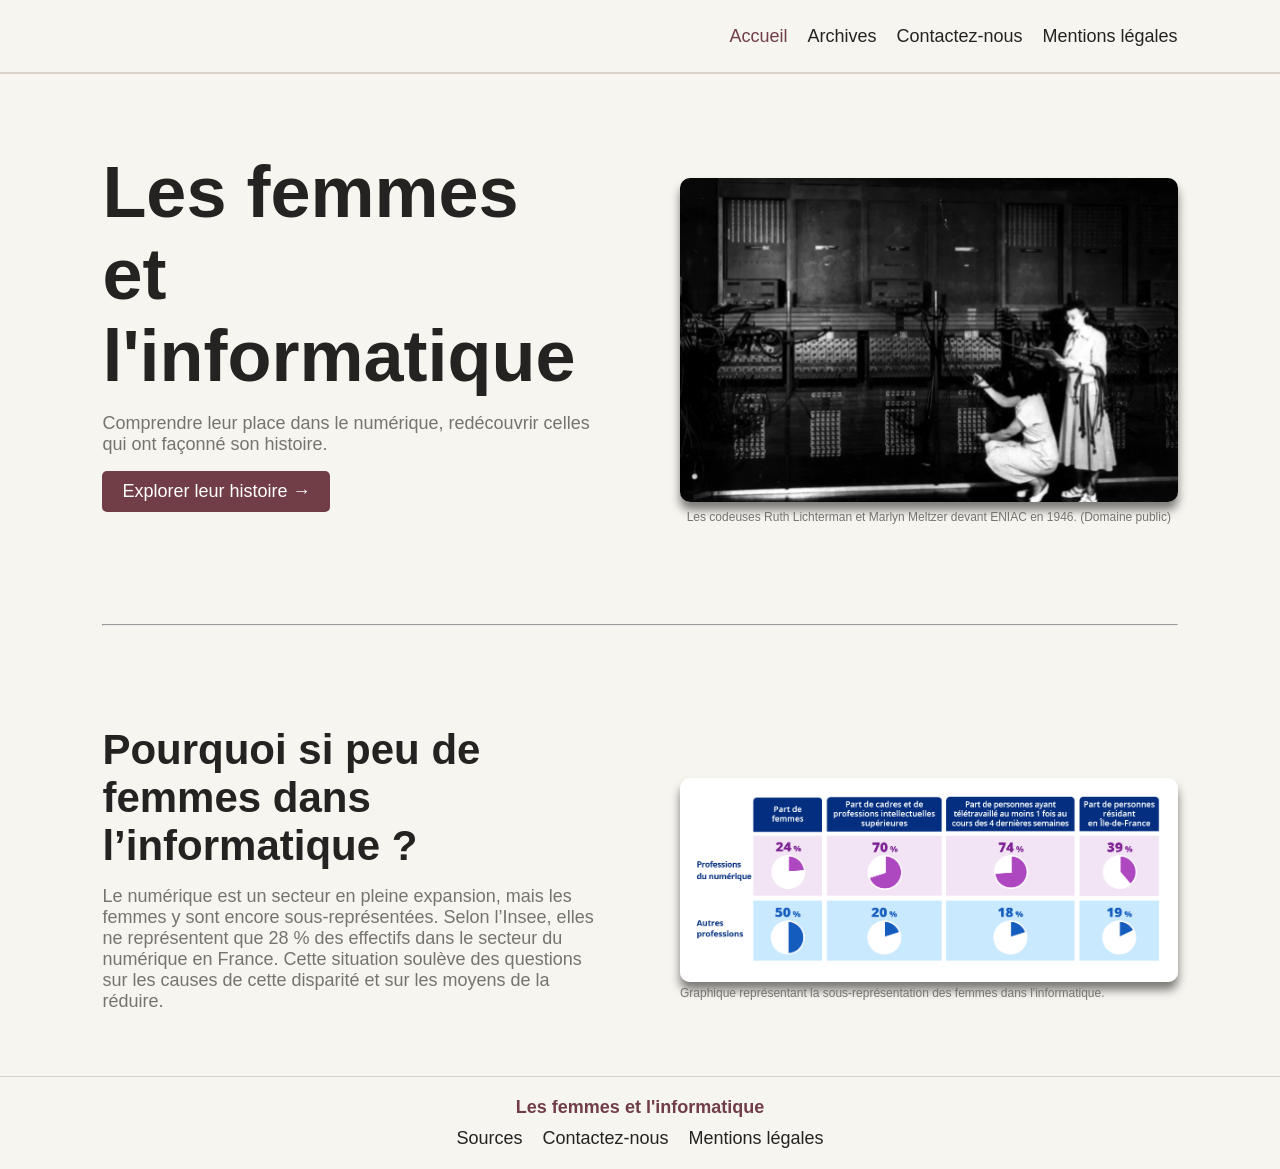
<file: index.html>
<!DOCTYPE html>
<html lang="fr">
<head>
    <meta charset="UTF-8">
    <meta name="viewport" content="width=device-width, initial-scale=1.0">
    <title>Les femmes et l'informatique | Accueil</title>
    <link rel="stylesheet" href="./assets/css/style.css">
    <script src="./assets/js/script.js" defer></script>
</head>
<body>
    <header>
        <div id="burger-menu">
            <h2>Accueil</h2>
            <button id="burgerBtn"><img src="./assets/img/menu-burger-icon.svg" alt="burger-menu-icon" title="Icone Navigation" class="burger"></button>
        </div>
        <nav class="popupMenu" id="popupMenu">
            <ul>
                <li><a href="index.html" class="active">Accueil</a></li>
                <li><a href="archive.html">Archives</a></li>
                <li><a href="contact.html">Contactez-nous</a></li>
                <li><a href="mentions.html">Mentions légales</a></li>
            </ul>
        </nav>
        <nav class="navbar">
            <ul>
                <li><a href="index.html" class="active">Accueil</a></li>
                <li><a href="archive.html">Archives</a></li>
                <li><a href="contact.html">Contactez-nous</a></li>
                <li><a href="mentions.html">Mentions légales</a></li>
            </ul>
        </nav>
    </header>
    <main>
        <div class="main-container-index">
            <h1>Les femmes et l'informatique</h1>
            <p>Comprendre leur place dans le numérique, redécouvrir celles qui ont façonné son histoire.</p>
            <a href="archive.html">Explorer leur histoire &rarr;</a>
        </div>
        <figure>
            <img src="./assets/img/illustration-index.svg" alt="Illustration d'une femme avec un ordinateur" title="Illustration d'une femme avec un ordinateur" class="illustration-index">
            <figcaption>Les codeuses Ruth Lichterman et Marlyn Meltzer devant ENIAC en 1946. (Domaine public) </figcaption>
        </figure>
        <hr>
        <div class="second-container-index">
            <h2>Pourquoi si peu de femmes dans l’informatique ?</h2>
            <p>Le numérique est un secteur en pleine expansion, mais les femmes y sont encore sous-représentées. Selon l’Insee, elles ne représentent que 28 % des effectifs dans le secteur du numérique en France. Cette situation soulève des questions sur les causes de cette disparité et sur les moyens de la réduire.</p>
        </div>
        <figure id="second-img-index">
            <img src="./assets/img/graphique.webp" alt="Illustration d'une femme avec un ordinateur" title="Illustration d'une femme avec un ordinateur" class="illustration-index">
            <figcaption>Graphique représentant la sous-représentation des femmes dans l'informatique.</figcaption>
        </figure>
    </main>
    <footer>
        <p>Les femmes et l'informatique</p>
        <ul>
            <li><a href="source.html">Sources</a></li>
            <li><a href="contact.html">Contactez-nous</a></li>
            <li><a href="mentions.html">Mentions légales</a></li>
        </ul>
    </footer>
</body>
</html>
</file>
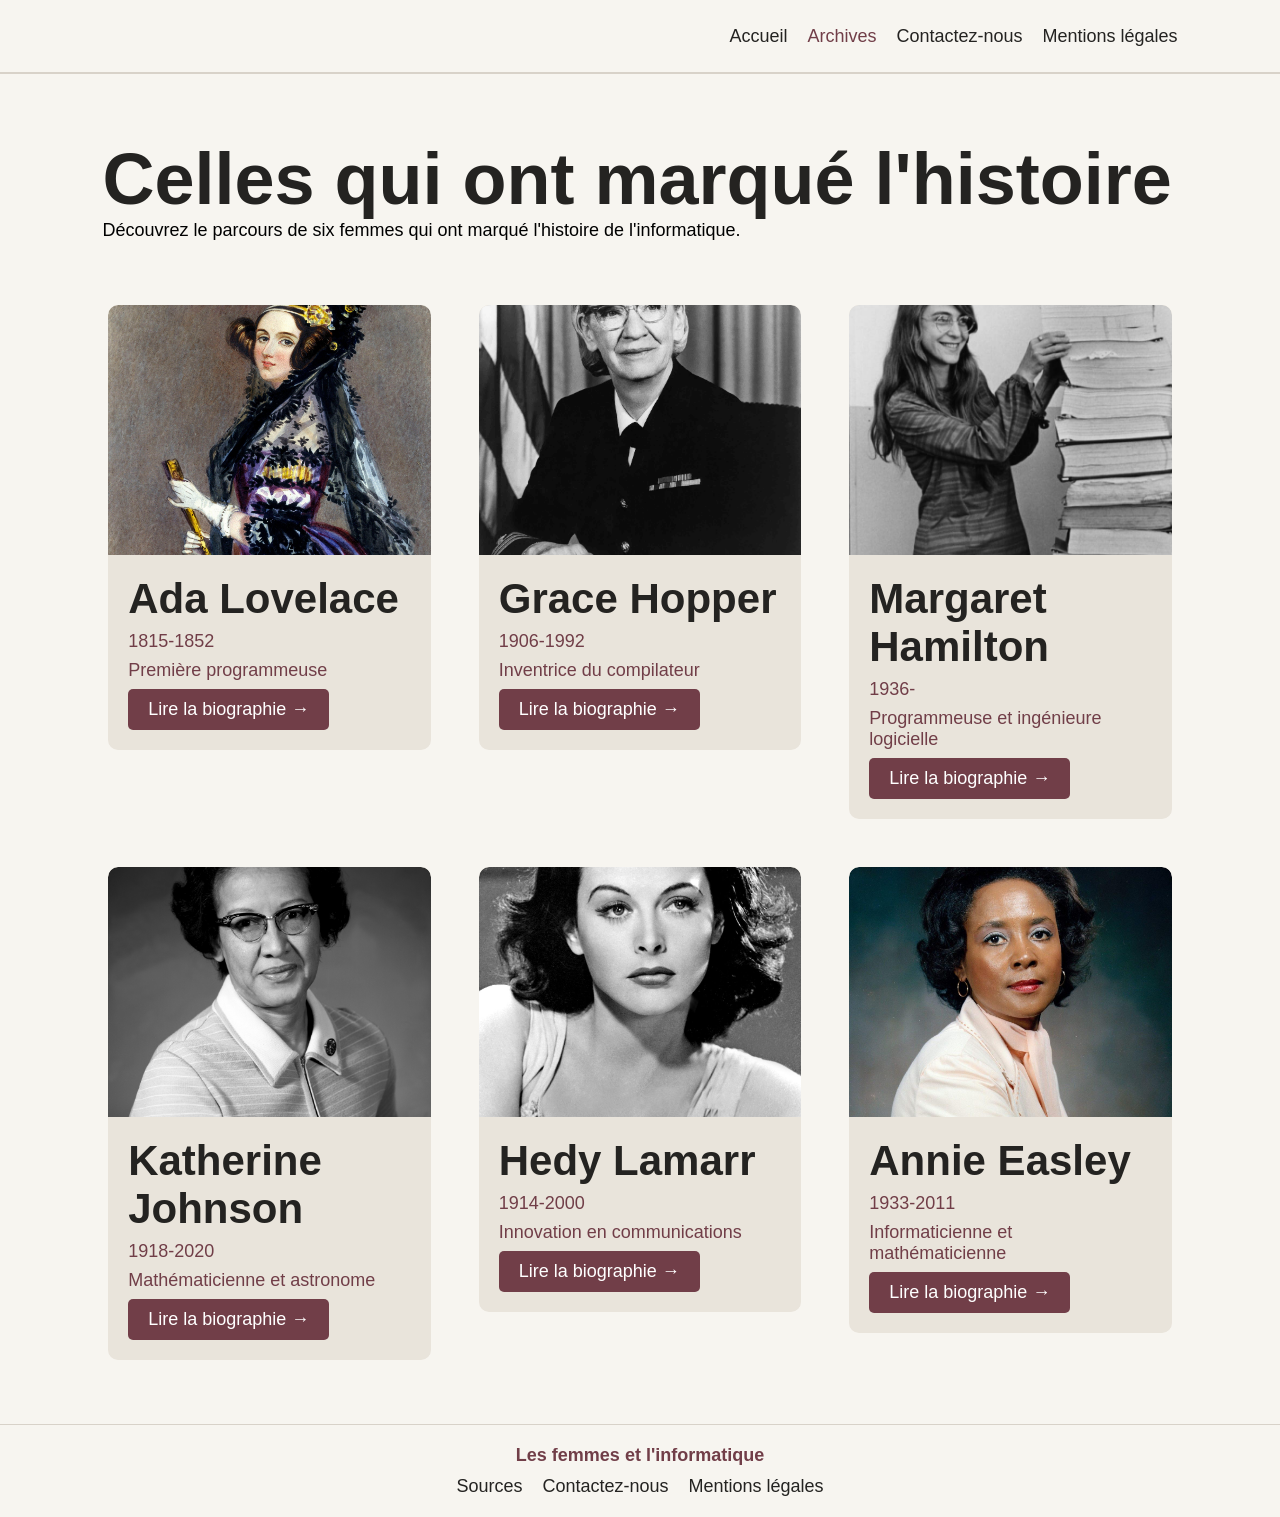
<file: archive.html>
<!DOCTYPE html>
<html lang="fr">
<head>
    <meta charset="UTF-8">
    <meta name="viewport" content="width=device-width, initial-scale=1.0">
    <title>Les femmes et l'informatique | Archives</title>
    <link rel="stylesheet" href="./assets/css/style.css">
    <script src="./assets/js/script.js" defer></script>
</head>
<body>
    <header>
        <div id="burger-menu">
            <h2>Accueil</h2>
            <button id="burgerBtn"><img src="./assets/img/menu-burger-icon.svg" alt="burger-menu-icon" title="Icone Navigation" class="burger"></button>
        </div>
        <nav class="popupMenu" id="popupMenu">
            <ul>
                <li><a href="index.html">Accueil</a></li>
                <li><a href="archive.html" class="active">Archives</a></li>
                <li><a href="contact.html">Contactez-nous</a></li>
                <li><a href="mentions.html">Mentions légales</a></li>
            </ul>
        </nav>
        <nav class="navbar">
            <ul>
                <li><a href="index.html">Accueil</a></li>
                <li><a href="archive.html" class="active">Archives</a></li>
                <li><a href="contact.html">Contactez-nous</a></li>
                <li><a href="mentions.html">Mentions légales</a></li>
            </ul>
        </nav>
    </header>
    <main id="main-archive">
        <div class="main-container">
            <h1>Celles qui ont marqué l'histoire</h1>
            <p>Découvrez le parcours de six femmes qui ont marqué l'histoire de l'informatique.</p>
        </div>
        <div class="second-container-archive">
            <div class="archive-card">
                <a href="./assets/bio-pages/bio1.html"><img src="./assets/img/femme1.webp" alt="Femme 1" title="Femme 1"></a>
                <div class="archive-card-content">
                    <h2>Ada Lovelace</h2>
                    <p>1815-1852</p>
                    <p>Première programmeuse</p>
                    <a href="./assets/bio-pages/bio1.html">Lire la biographie &rarr;</a>
                </div>
            </div>
            <div class="archive-card">
                <a href="./assets/bio-pages/bio2.html"><img src="./assets/img/femme2.webp" alt="Femme 2" title="Femme 2"></a>
                <div class="archive-card-content">
                    <h2>Grace Hopper</h2>
                    <p>1906-1992</p>
                    <p>Inventrice du compilateur</p>
                    <a href="./assets/bio-pages/bio2.html">Lire la biographie &rarr;</a>
                </div>
            </div>
            <div class="archive-card">
                <a href="./assets/bio-pages/bio3.html"><img src="./assets/img/femme3.webp" alt="Femme 3" title="Femme 3"></a>
                <div class="archive-card-content">
                    <h2>Margaret Hamilton</h2>
                    <p>1936-</p>
                    <p>Programmeuse et ingénieure logicielle</p>
                    <a href="./assets/bio-pages/bio3.html">Lire la biographie &rarr;</a>
                </div>
            </div>
            <div class="archive-card">
                <a href="./assets/bio-pages/bio4.html"><img src="./assets/img/femme4.webp" alt="Femme 4" title="Femme 4"></a>
                <div class="archive-card-content">
                    <h2>Katherine Johnson</h2>
                    <p>1918-2020</p>
                    <p>Mathématicienne et astronome</p>
                    <a href="./assets/bio-pages/bio4.html">Lire la biographie &rarr;</a>
                </div>
            </div>
            <div class="archive-card">
                <a href="./assets/bio-pages/bio5.html"><img src="./assets/img/femme5.webp" alt="Femme 5" title="Femme 5"></a>
                <div class="archive-card-content">
                    <h2>Hedy Lamarr</h2>
                    <p>1914-2000</p>
                    <p>Innovation en communications</p>
                    <a href="./assets/bio-pages/bio5.html">Lire la biographie &rarr;</a>
                </div>
            </div>
            <div class="archive-card">
                <a href="./assets/bio-pages/bio6.html"><img src="./assets/img/femme6.webp" alt="Femme 6" title="Femme 6"></a>
                <div class="archive-card-content">
                    <h2>Annie Easley</h2>
                    <p>1933-2011</p>
                    <p>Informaticienne et mathématicienne</p>
                    <a href="./assets/bio-pages/bio6.html">Lire la biographie &rarr;</a>
                </div>
            </div>
        </div>
    </main>
    <footer>
        <p>Les femmes et l'informatique</p>
        <ul>
            <li><a href="source.html">Sources</a></li>
            <li><a href="contact.html">Contactez-nous</a></li>
            <li><a href="mentions.html">Mentions légales</a></li>
        </ul>
    </footer>
</body>
</html>
</file>
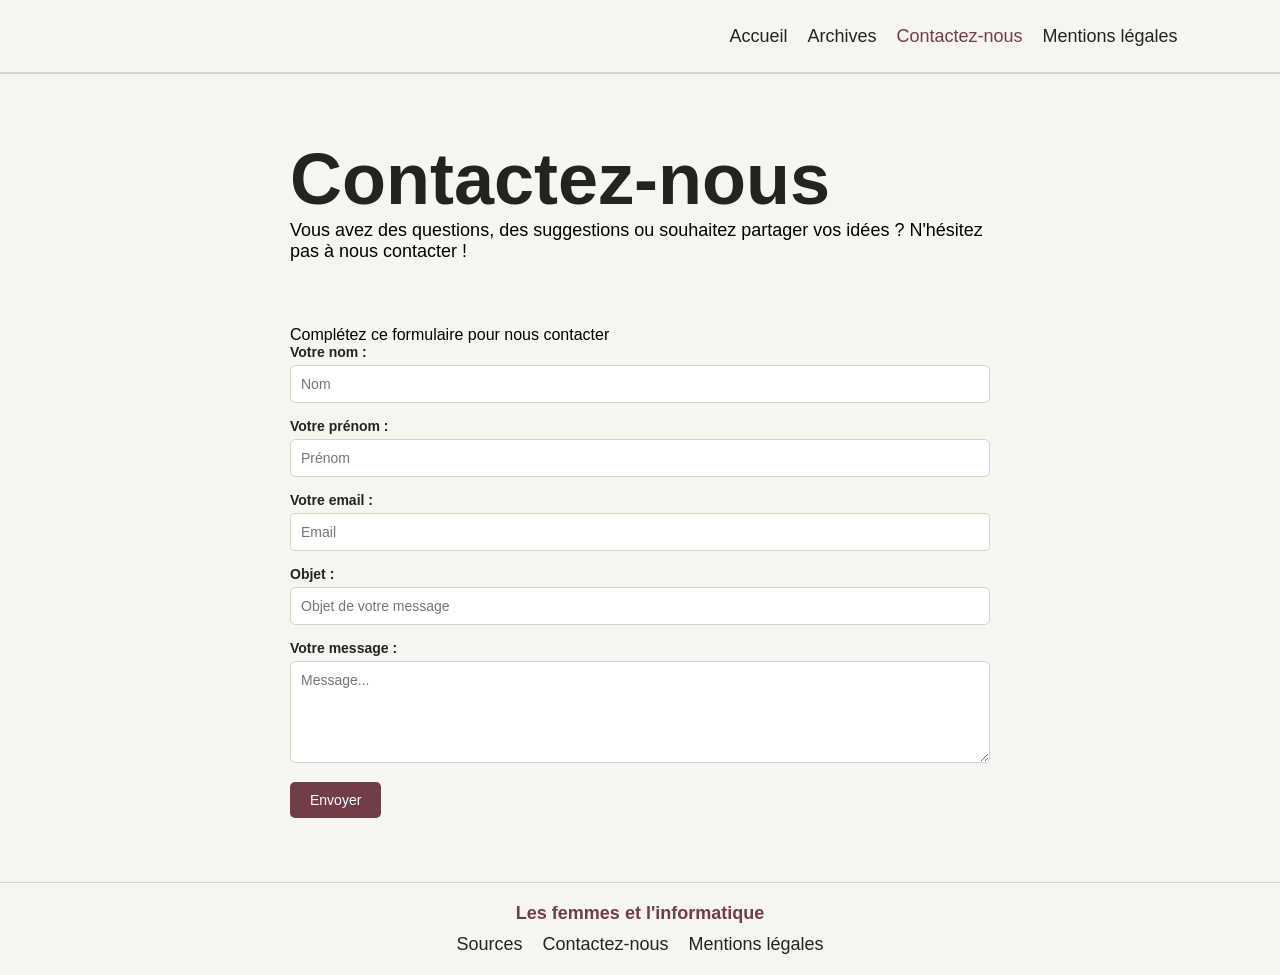
<file: contact.html>
<!DOCTYPE html>
<html lang="fr">
<head>
    <meta charset="UTF-8">
    <meta name="viewport" content="width=device-width, initial-scale=1.0">
    <title>Les femmes et l'informatique | Contact</title>
    <link rel="stylesheet" href="./assets/css/style.css">
    <script src="./assets/js/script.js" defer></script>
</head>
<body>
    <header>
        <div id="burger-menu">
            <h2>Contact</h2>
            <button id="burgerBtn"><img src="./assets/img/menu-burger-icon.svg" alt="burger-menu-icon" title="Icone Navigation" class="burger"></button>
        </div>
        <nav class="popupMenu" id="popupMenu">
            <ul>
                <li><a href="index.html">Accueil</a></li>
                <li><a href="archive.html">Archives</a></li>
                <li><a href="contact.html" class="active">Contactez-nous</a></li>
                <li><a href="mentions.html">Mentions légales</a></li>
            </ul>
        </nav>
        <nav class="navbar">
            <ul>
                <li><a href="index.html">Accueil</a></li>
                <li><a href="archive.html">Archives</a></li>
                <li><a href="contact.html" class="active">Contactez-nous</a></li>
                <li><a href="mentions.html">Mentions légales</a></li>
            </ul>
        </nav>
    </header>
    <main id="main-contact">
        <div class="main-container">
            <h1>Contactez-nous</h1>
            <p>Vous avez des questions, des suggestions ou souhaitez partager vos idées ? N'hésitez pas à nous contacter !</p>
        </div>
        <div class="second-container-contact">
            <form action="mailto:contact@lesfemmesetlinformatique.fr" method="POST">
                <fieldset>
                    <legend>Complétez ce formulaire pour nous contacter</legend>
                    <label for="lastname">Votre nom :</label>
                    <input type="text" id="lastname" name="lastname" required placeholder="Nom">

                    <label for="firstname">Votre prénom :</label>
                    <input type="text" id="firstname" name="firstname" required placeholder="Prénom">

                    <label for="email">Votre email :</label>
                    <input type="email" id="email" name="email" required placeholder="Email">

                    <label for="subject">Objet :</label>
                    <input type="text" id="subject" name="subject" required placeholder="Objet de votre message">

                    <label for="message">Votre message :</label>
                    <textarea id="message" name="message" rows="5" required placeholder="Message..."></textarea>

                    <button type="submit">Envoyer</button>
                </fieldset>
            </form>
    </main>
    <footer>
        <p>Les femmes et l'informatique</p>
        <ul>
            <li><a href="source.html">Sources</a></li>
            <li><a href="contact.html">Contactez-nous</a></li>
            <li><a href="mentions.html">Mentions légales</a></li>
        </ul>
    </footer>
</body>
</html>
</file>
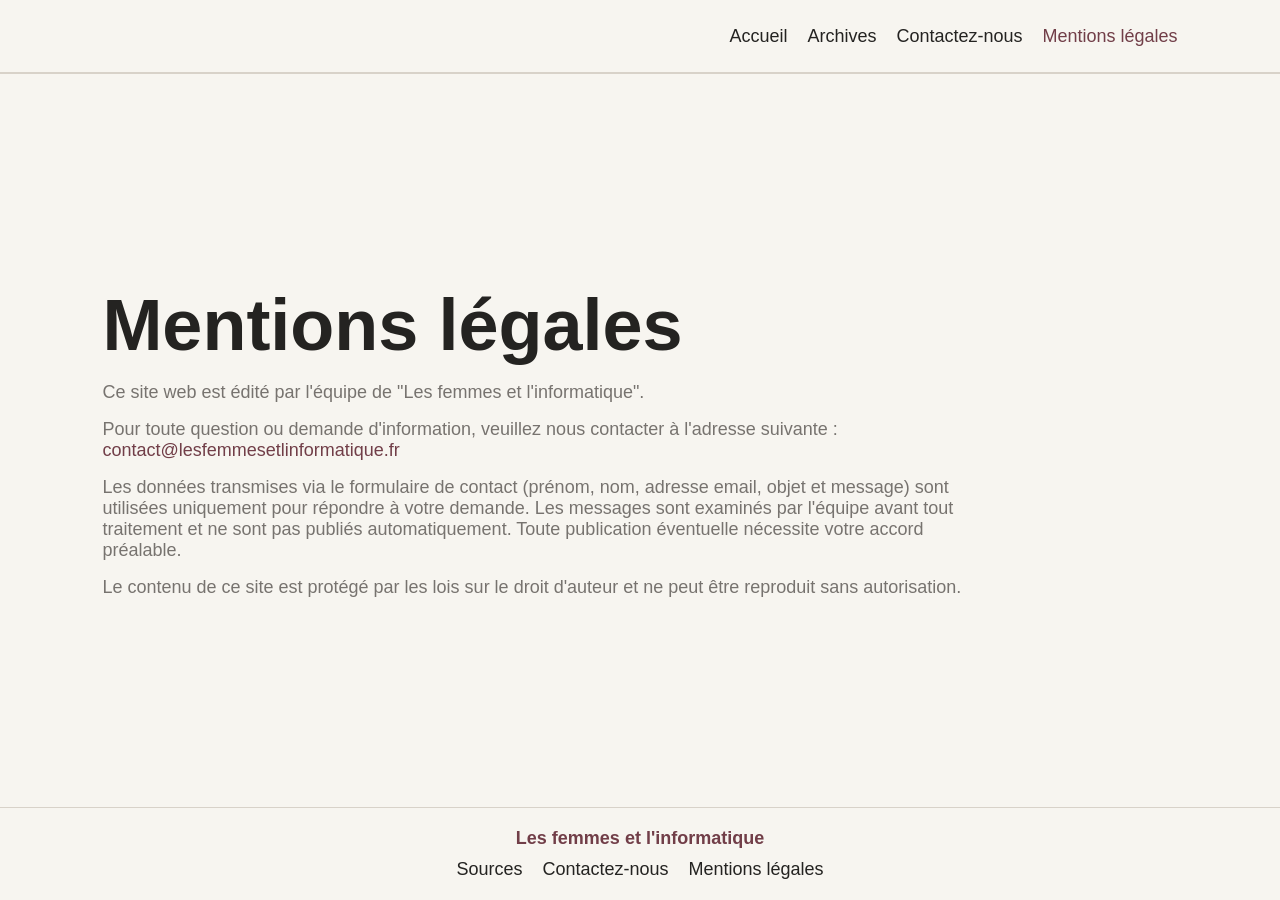
<file: mentions.html>
<!DOCTYPE html>
<html lang="fr">
<head>
    <meta charset="UTF-8">
    <meta name="viewport" content="width=device-width, initial-scale=1.0">
    <title>Les femmes et l'informatique | Mentions légales</title>
    <link rel="stylesheet" href="./assets/css/style.css">
    <script src="./assets/js/script.js" defer></script>
</head>
<body>
    <header>
        <div id="burger-menu">
            <h2>Mentions légales</h2>
            <button id="burgerBtn"><img src="./assets/img/menu-burger-icon.svg" alt="burger-menu-icon" title="Icone Navigation" class="burger"></button>
        </div>
        <nav class="popupMenu" id="popupMenu">
            <ul>
                <li><a href="index.html" class="active">Accueil</a></li>
                <li><a href="archive.html">Archives</a></li>
                <li><a href="contact.html">Contactez-nous</a></li>
                <li><a href="mentions.html" class="active">Mentions légales</a></li>
            </ul>
        </nav>
        <nav class="navbar">
            <ul>
                <li><a href="index.html">Accueil</a></li>
                <li><a href="archive.html">Archives</a></li>
                <li><a href="contact.html">Contactez-nous</a></li>
                <li><a href="mentions.html" class="active">Mentions légales</a></li>
            </ul>
        </nav>
    </header>
    <main id="main-mentions">
        <div class="main-container-mentions">
            <h1>Mentions légales</h1>
            <p>Ce site web est édité par l'équipe de "Les femmes et l'informatique".</p>
            <p>Pour toute question ou demande d'information, veuillez nous contacter à l'adresse suivante : <a href="mailto:contact@lesfemmesetlinformatique.fr">contact@lesfemmesetlinformatique.fr</a></p>
            <p>Les données transmises via le formulaire de contact (prénom, nom, adresse email, objet et message) sont utilisées uniquement pour répondre à votre demande. Les messages sont examinés par l'équipe avant tout traitement et ne sont pas publiés automatiquement. Toute publication éventuelle nécessite votre accord préalable.</p>
            <p>Le contenu de ce site est protégé par les lois sur le droit d'auteur et ne peut être reproduit sans autorisation.</p>
        </div>
    </main>
    <footer>
        <p>Les femmes et l'informatique</p>
        <ul>
            <li><a href="source.html">Sources</a></li>
            <li><a href="contact.html">Contactez-nous</a></li>
            <li><a href="mentions.html">Mentions légales</a></li>
        </ul>
    </footer>
</body>
</html>
</file>
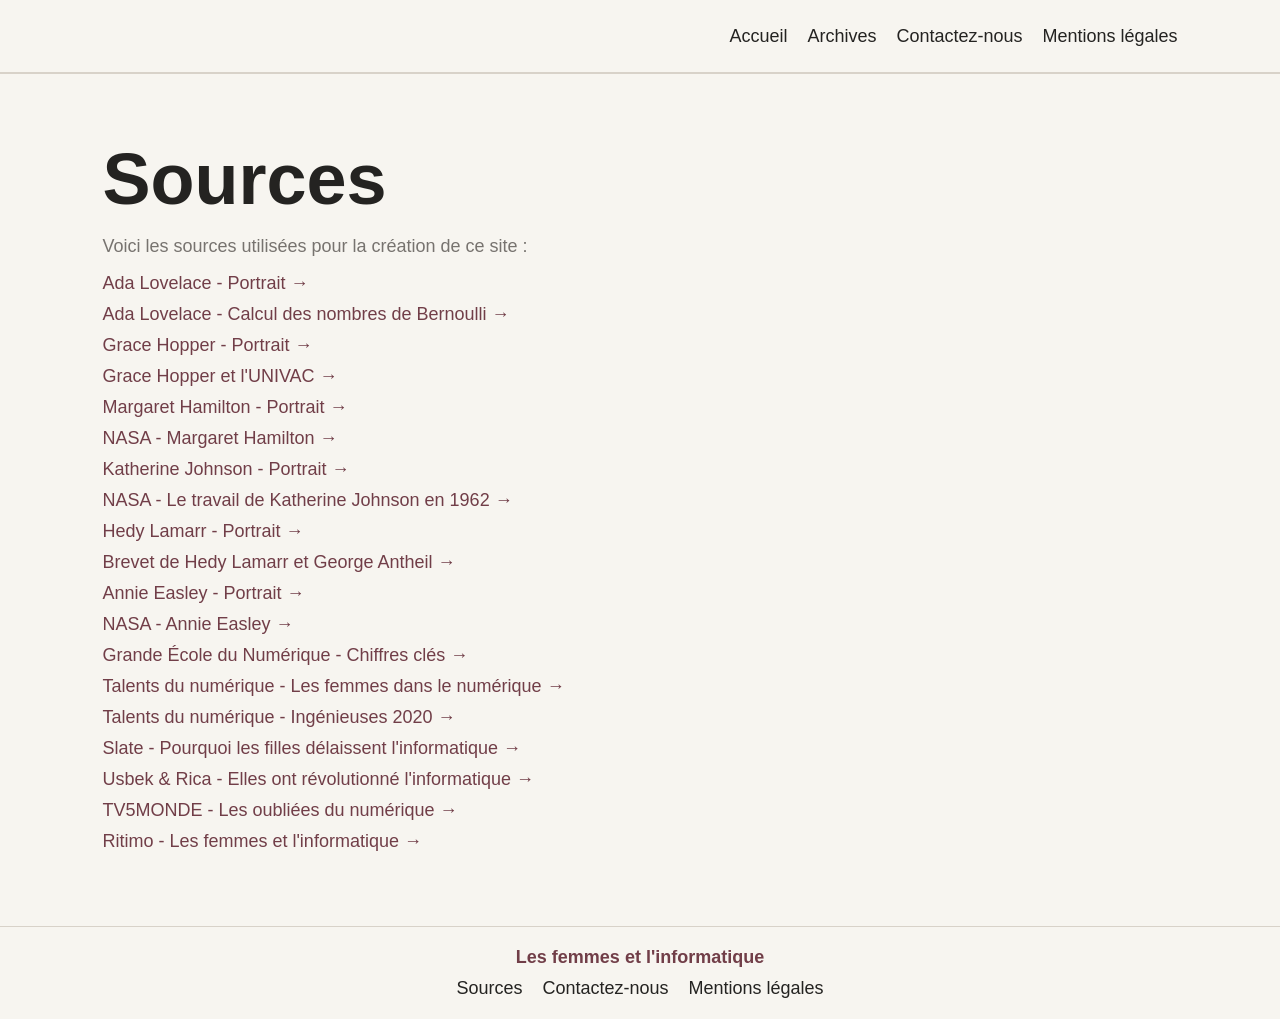
<file: source.html>
<!DOCTYPE html>
<html lang="fr">
<head>
    <meta charset="UTF-8">
    <meta name="viewport" content="width=device-width, initial-scale=1.0">
    <title>Les femmes et l'informatique | Sources</title>
    <link rel="stylesheet" href="./assets/css/style.css">
    <script src="./assets/js/script.js" defer></script>
</head>
<body>
    <header>
        <div id="burger-menu">
            <h2>Contact</h2>
            <button id="burgerBtn"><img src="./assets/img/menu-burger-icon.svg" alt="burger-menu-icon" title="Icone Navigation" class="burger"></button>
        </div>
        <nav class="popupMenu" id="popupMenu">
            <ul>
                <li><a href="index.html">Accueil</a></li>
                <li><a href="archive.html">Archives</a></li>
                <li><a href="contact.html">Contactez-nous</a></li>
                <li><a href="mentions.html">Mentions légales</a></li>
            </ul>
        </nav>
        <nav class="navbar">
            <ul>
                <li><a href="index.html">Accueil</a></li>
                <li><a href="archive.html">Archives</a></li>
                <li><a href="contact.html">Contactez-nous</a></li>
                <li><a href="mentions.html">Mentions légales</a></li>
            </ul>
        </nav>
    </header>
    <main id="main-source">
        <div class="main-container-source">
            <h1>Sources</h1>
            <p>Voici les sources utilisées pour la création de ce site :</p>
            <ul>
                <li><a href="https://commons.wikimedia.org/wiki/File:Ada_Lovelace_portrait.jpg">Ada Lovelace - Portrait &rarr;</a></li>
                <li><a href="https://commons.wikimedia.org/wiki/File:Diagram_for_the_computation_of_Bernoulli_numbers.jpg">Ada Lovelace - Calcul des nombres de Bernoulli &rarr;</a></li>
                <li><a href="https://www.history.navy.mil/content/history/nhhc/our-collections/photography/numerical-list-of-images/nhhc-series/nh-series/NH-96000/NH-96919-KN.html">Grace Hopper - Portrait &rarr;</a></li>
                <li><a href="https://commons.wikimedia.org/wiki/File:Grace_Hopper_and_UNIVAC.jpg">Grace Hopper et l'UNIVAC &rarr;</a></li>
                <li><a href="https://commons.wikimedia.org/wiki/File:Margaret_Hamilton.gif">Margaret Hamilton - Portrait &rarr;</a></li>
                <li><a href="https://science.nasa.gov/people/margaret-hamilton/">NASA - Margaret Hamilton &rarr;</a></li>
                <li><a href="https://science.nasa.gov/image-detail/amf-lrc-1971-b701_p-03033/">Katherine Johnson - Portrait &rarr;</a></li>
                <li><a href="https://www.nasa.gov/image-article/katherine-johnson-work-1962/">NASA - Le travail de Katherine Johnson en 1962 &rarr;</a></li>
                <li><a href="https://commons.wikimedia.org/wiki/File:Hedy_lamarr_-_1940.jpg">Hedy Lamarr - Portrait &rarr;</a></li>
                <li><a href="https://patents.google.com/patent/US2292387A/en">Brevet de Hedy Lamarr et George Antheil &rarr;</a></li>
                <li><a href="https://commons.wikimedia.org/wiki/File:Annie_Easley_in_NASA.jpg">Annie Easley - Portrait &rarr;</a></li>
                <li><a href="https://www.nasa.gov/general/annie-easley/">NASA - Annie Easley &rarr;</a></li>
                <li><a href="https://www.grandeecolenumerique.fr/ressources/les-femmes-et-le-numerique/chiffres-cles-sur-les-femmes-et-la-tech">Grande École du Numérique - Chiffres clés &rarr;</a></li>
                <li><a href="https://talentsdunumerique.com/le-numerique-femmes/elles">Talents du numérique - Les femmes dans le numérique &rarr;</a></li>
                <li><a href="https://talentsdunumerique.com/actu-informatique/ingenieuses2020-les-nominees">Talents du numérique - Ingénieuses 2020 &rarr;</a></li>
                <li><a href="http://www.slate.fr/story/174456/pourquoi-filles-delaisser-informatique-oubli-femmes-programmeuses">Slate - Pourquoi les filles délaissent l'informatique &rarr;</a></li>
                <li><a href="https://usbeketrica.com/fr/article/elles-ont-revolutionne-1-informatique-moderne">Usbek &amp; Rica - Elles ont révolutionné l'informatique &rarr;</a></li>
                <li><a href="https://information.tv5monde.com/terriennes/les-oubliees-du-numerique-ou-pourquoi-si-peu-de-femmes-dans-1-informatique-336598">TV5MONDE - Les oubliées du numérique &rarr;</a></li>
                <li><a href="https://www.ritimo.org/Les-femmes-et-l-informatique-histoire-d-une-exclusion-enjeux-de-la">Ritimo - Les femmes et l'informatique &rarr;</a></li>

            </ul>
        </div>
    </main>
    <footer>
        <p>Les femmes et l'informatique</p>
        <ul>
            <li><a href="source.html">Sources</a></li>
            <li><a href="contact.html">Contactez-nous</a></li>
            <li><a href="mentions.html">Mentions légales</a></li>
        </ul>
    </footer>
</body>
</html>
</file>
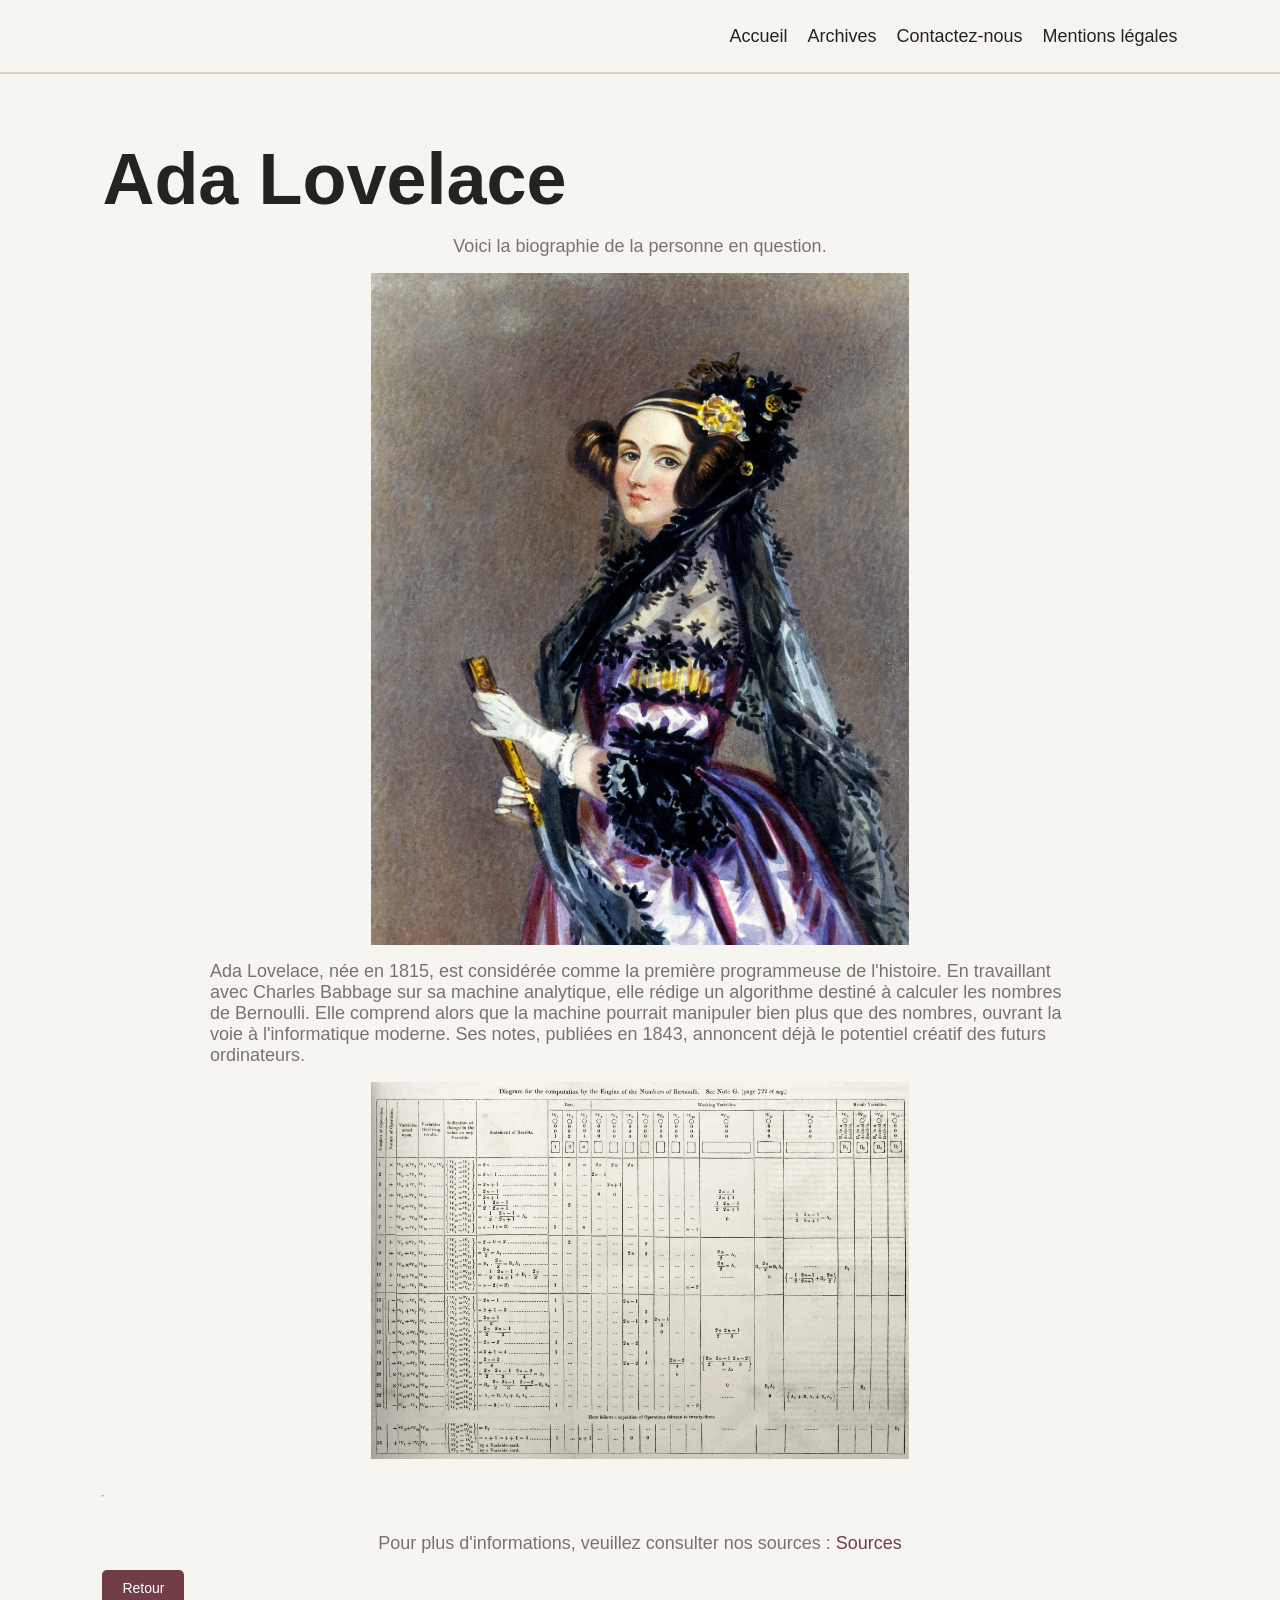
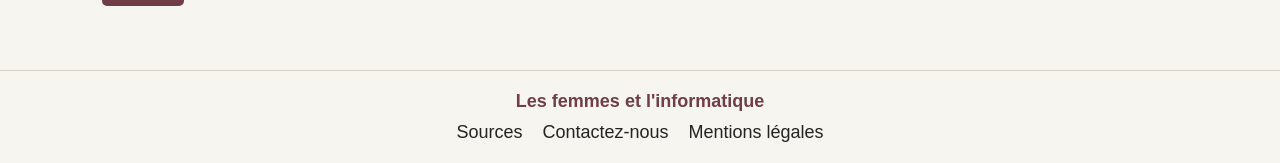
<file: assets/bio-pages/bio1.html>
<!DOCTYPE html>
<html lang="fr">
<head>
    <meta charset="UTF-8">
    <meta name="viewport" content="width=device-width, initial-scale=1.0">
    <title>Les femmes et l'informatique | Biographie</title>
    <link rel="stylesheet" href="../css/style.css">
    <script src="../js/script.js" defer></script>
</head>
<body>
    <header>
        <div id="burger-menu">
            <h2>Biographie</h2>
            <button id="burgerBtn"><img src="../img/menu-burger-icon.svg" alt="burger-menu-icon" title="Icone Navigation" class="burger"></button>
        </div>
        <nav class="popupMenu" id="popupMenu">
            <ul>
                <li><a href="../../index.html">Accueil</a></li>
                <li><a href="../../archive.html">Archives</a></li>
                <li><a href="../../contact.html">Contactez-nous</a></li>
                <li><a href="../../mentions.html">Mentions légales</a></li>
            </ul>
        </nav>
        <nav class="navbar">
            <ul>
                <li><a href="../../index.html">Accueil</a></li>
                <li><a href="../../archive.html">Archives</a></li>
                <li><a href="../../contact.html">Contactez-nous</a></li>
                <li><a href="../../mentions.html">Mentions légales</a></li>
            </ul>
        </nav>
    </header>
    <main id="main-bio">
        <div class="main-container-bio">
            <h1>Ada Lovelace</h1>
            <p>Voici la biographie de la personne en question.</p>
            <img src="../img/femme1.webp" alt="Photo de la personne" title="Photo de la personne">
            <p>Ada Lovelace, née en 1815, est considérée comme la première programmeuse de l'histoire. En travaillant avec Charles Babbage sur sa machine analytique, elle rédige un algorithme destiné à calculer les nombres de Bernoulli. Elle comprend alors que la machine pourrait manipuler bien plus que des nombres, ouvrant la voie à l'informatique moderne. Ses notes, publiées en 1843, annoncent déjà le potentiel créatif des futurs ordinateurs.</p>
            <img src="../img/ada-lovelace.webp" alt="Photo de son travail" title="Photo de son travail">
            <hr>
            <p>Pour plus d'informations, veuillez consulter nos sources : <a href="../../source.html">Sources</a></p>
            <a href="../../archive.html" id="back-button">Retour</a>
        </div>
    </main>
    <footer>
        <p>Les femmes et l'informatique</p>
        <ul>
            <li><a href="../../source.html">Sources</a></li>
            <li><a href="../../contact.html">Contactez-nous</a></li>
            <li><a href="../../mentions.html">Mentions légales</a></li>
        </ul>
    </footer>
</body>
</html>
</file>
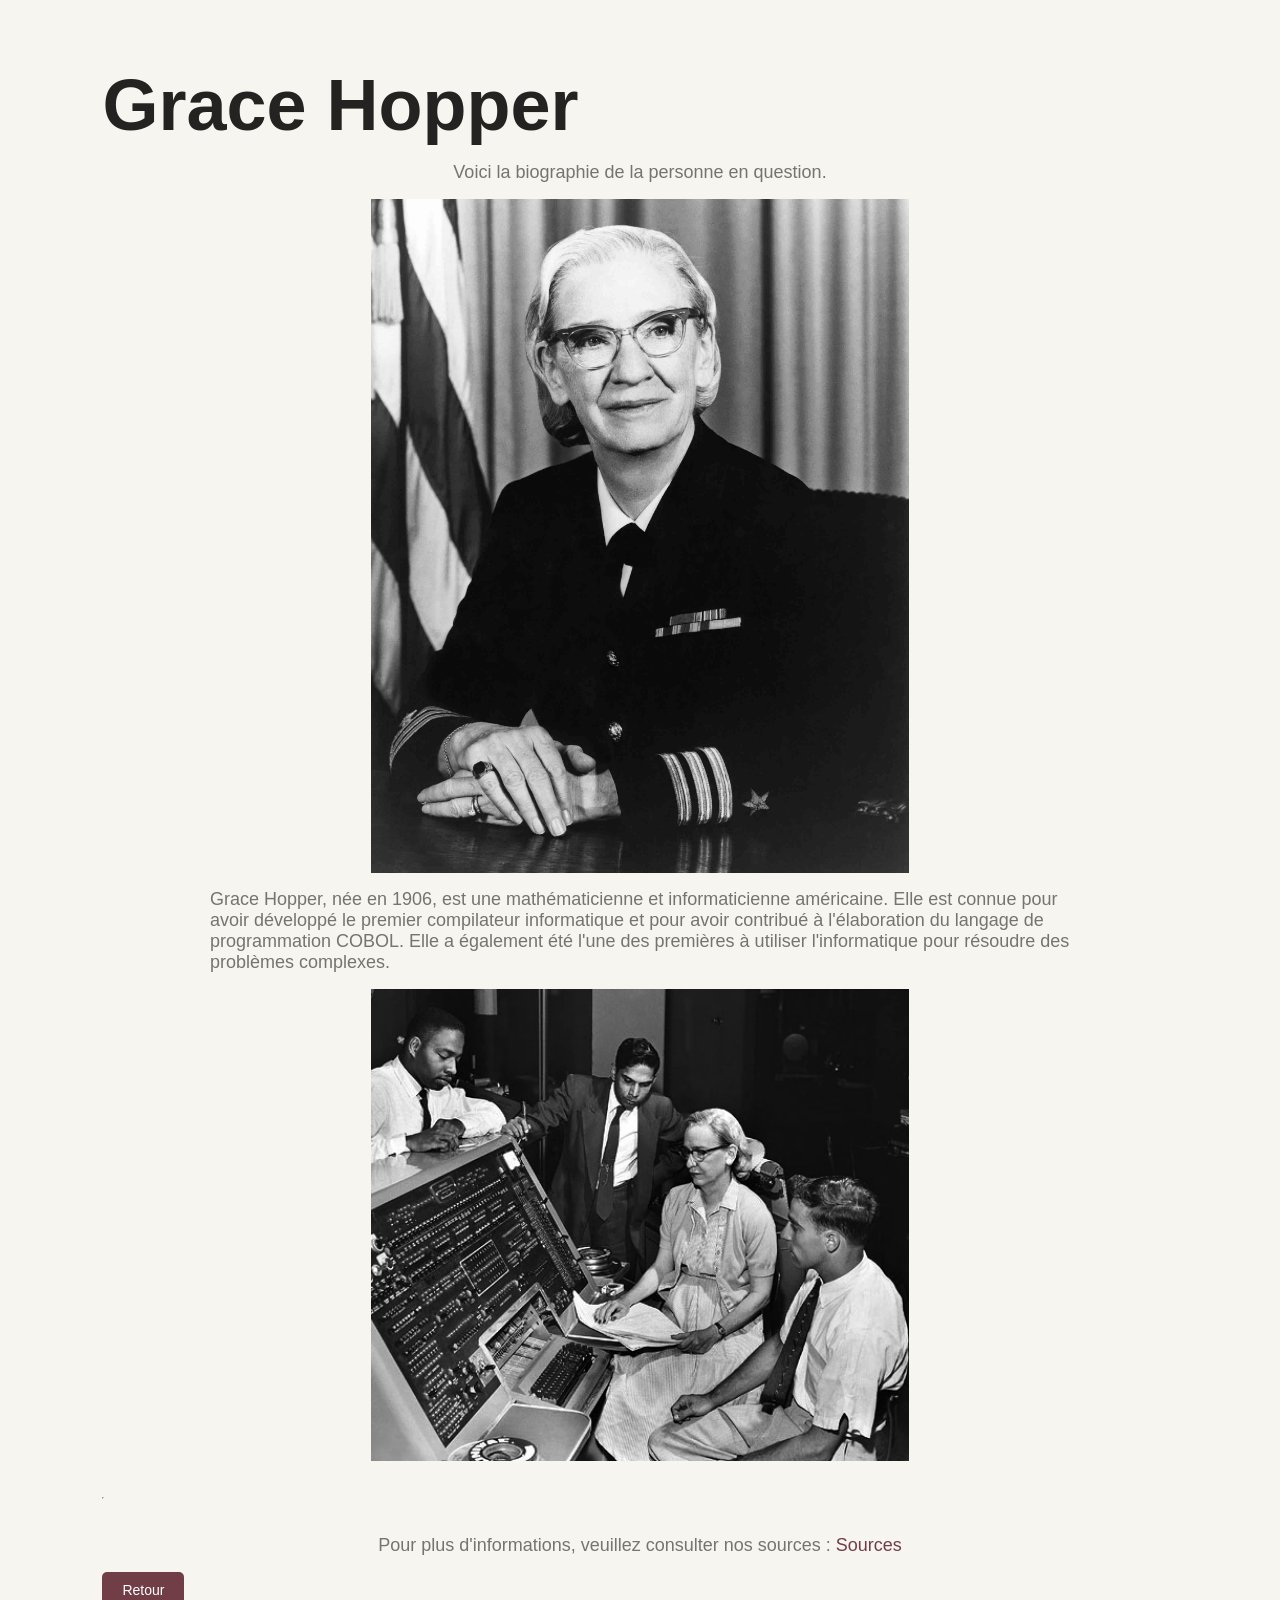
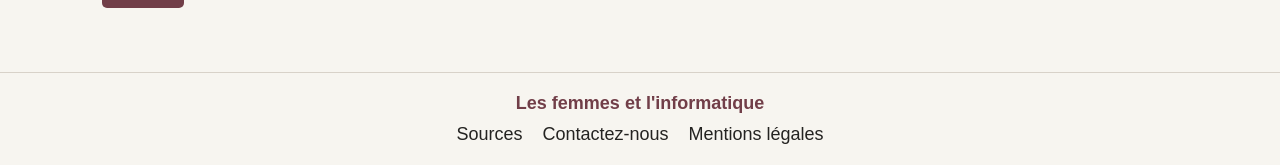
<file: assets/bio-pages/bio2.html>
<!DOCTYPE html>
<html lang="fr">
<head>
    <meta charset="UTF-8">
    <meta name="viewport" content="width=device-width, initial-scale=1.0">
    <title>Les femmes et l'informatique | Biographie</title>
    <link rel="stylesheet" href="../css/style.css">
    <script src="../js/script.js" defer></script>
</head>
<body>
    <header>
        <div id="burger-menu">
            <h2>Biographie</h2>
            <button id="burgerBtn"><img src="../img/menu-burger-icon.svg" alt="burger-menu-icon" title="Icone Navigation" class="burger"></button>
        </div>
        <nav class="popupMenu" id="popupMenu">
            <ul>
                <li><a href="../../index.html">Accueil</a></li>
                <li><a href="../../archive.html">Archives</a></li>
                <li><a href="../../contact.html">Contactez-nous</a></li>
                <li><a href="../../mentions.html">Mentions légales</a></li>
            </ul>
        </nav>
    </header>
    <main id="main-bio">
        <div class="main-container-bio">
            <h1>Grace Hopper</h1>
            <p>Voici la biographie de la personne en question.</p>
            <img src="../img/femme2.webp" alt="Photo de la personne" title="Photo de la personne">
            <p>Grace Hopper, née en 1906, est une mathématicienne et informaticienne américaine. Elle est connue pour avoir développé le premier compilateur informatique et pour avoir contribué à l'élaboration du langage de programmation COBOL. Elle a également été l'une des premières à utiliser l'informatique pour résoudre des problèmes complexes.</p>
            <img src="../img/grace-hopper.webp" alt="Photo de son travail" title="Photo de son travail">
            <hr>
            <p>Pour plus d'informations, veuillez consulter nos sources : <a href="../../source.html">Sources</a></p>
            <a href="../../archive.html" id="back-button">Retour</a>
        </div>
    </main>
    <footer>
        <p>Les femmes et l'informatique</p>
        <ul>
            <li><a href="../../source.html">Sources</a></li>
            <li><a href="../../contact.html">Contactez-nous</a></li>
            <li><a href="../../mentions.html">Mentions légales</a></li>
        </ul>
    </footer>
</body>
</html>
</file>
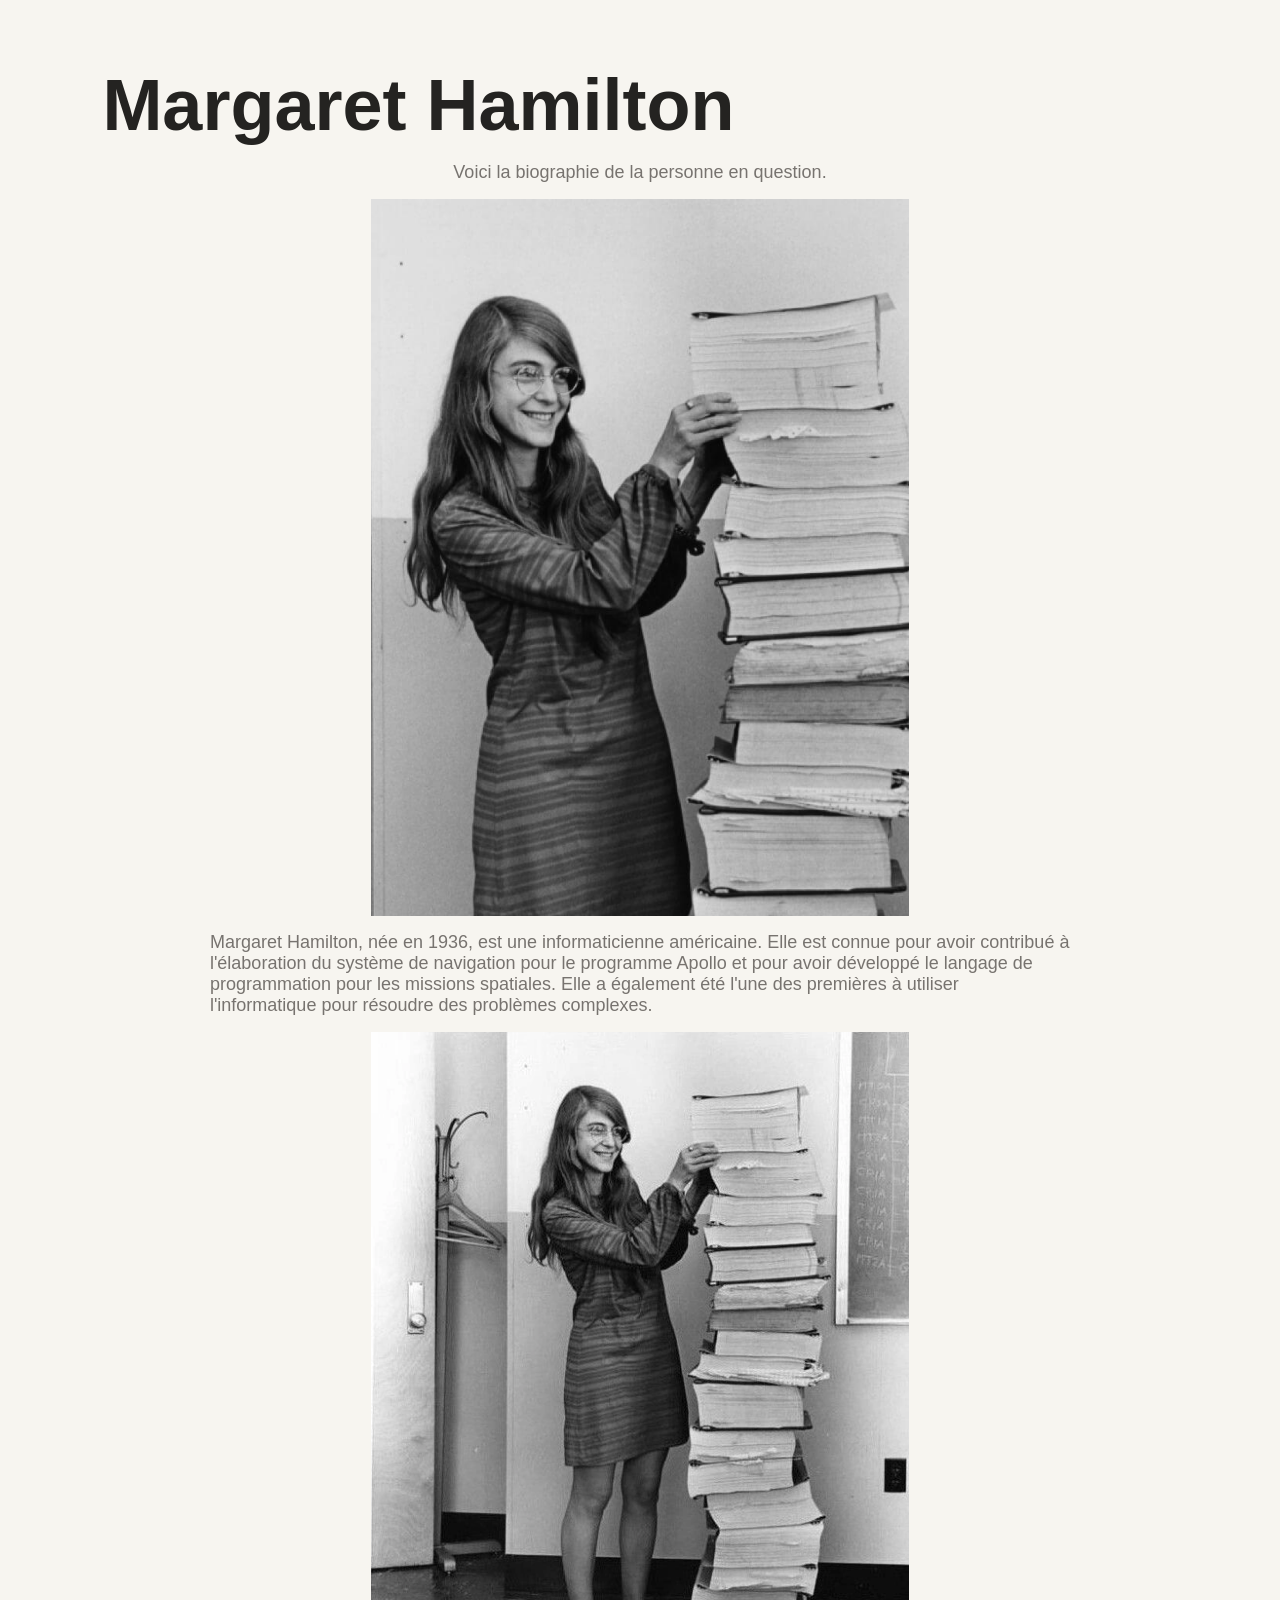
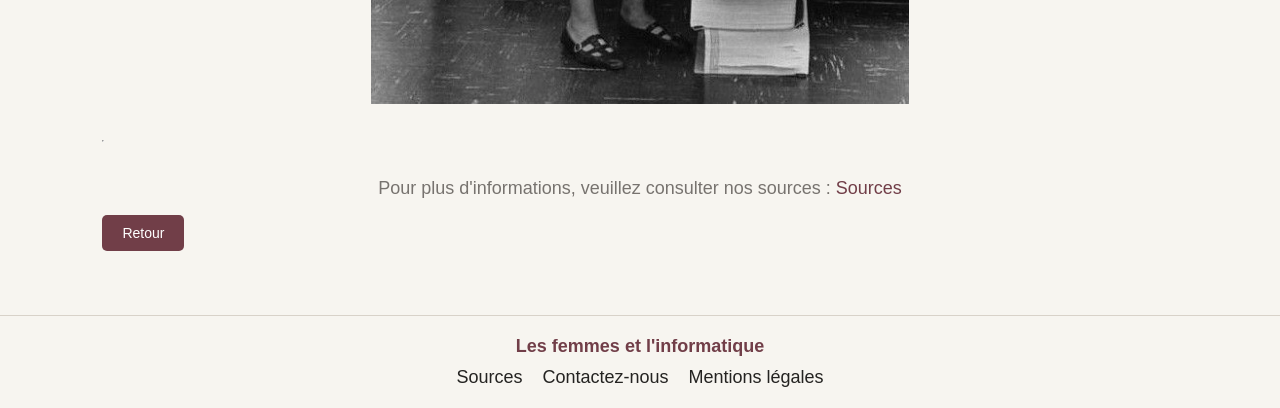
<file: assets/bio-pages/bio3.html>
<!DOCTYPE html>
<html lang="fr">
<head>
    <meta charset="UTF-8">
    <meta name="viewport" content="width=device-width, initial-scale=1.0">
    <title>Les femmes et l'informatique | Biographie</title>
    <link rel="stylesheet" href="../css/style.css">
    <script src="../js/script.js" defer></script>
</head>
<body>
    <header>
        <div id="burger-menu">
            <h2>Biographie</h2>
            <button id="burgerBtn"><img src="../img/menu-burger-icon.svg" alt="burger-menu-icon" title="Icone Navigation" class="burger"></button>
        </div>
        <nav class="popupMenu" id="popupMenu">
            <ul>
                <li><a href="../../index.html">Accueil</a></li>
                <li><a href="../../archive.html">Archives</a></li>
                <li><a href="../../contact.html">Contactez-nous</a></li>
                <li><a href="../../mentions.html">Mentions légales</a></li>
            </ul>
        </nav>
    </header>
    <main id="main-bio">
        <div class="main-container-bio">
            <h1>Margaret Hamilton</h1>
            <p>Voici la biographie de la personne en question.</p>
            <img src="../img/femme3.webp" alt="Photo de la personne" title="Photo de la personne">
            <p>Margaret Hamilton, née en 1936, est une informaticienne américaine. Elle est connue pour avoir contribué à l'élaboration du système de navigation pour le programme Apollo et pour avoir développé le langage de programmation pour les missions spatiales. Elle a également été l'une des premières à utiliser l'informatique pour résoudre des problèmes complexes.</p>
            <img src="../img/margaret-hamilton.webp" alt="Photo de son travail" title="Photo de son travail">
            <hr>
            <p>Pour plus d'informations, veuillez consulter nos sources : <a href="../../source.html">Sources</a></p>
            <a href="../../archive.html" id="back-button">Retour</a>
        </div>
    </main>
    <footer>
        <p>Les femmes et l'informatique</p>
        <ul>
            <li><a href="../../source.html">Sources</a></li>
            <li><a href="../../contact.html">Contactez-nous</a></li>
            <li><a href="../../mentions.html">Mentions légales</a></li>
        </ul>
    </footer>
</body>
</html>
</file>
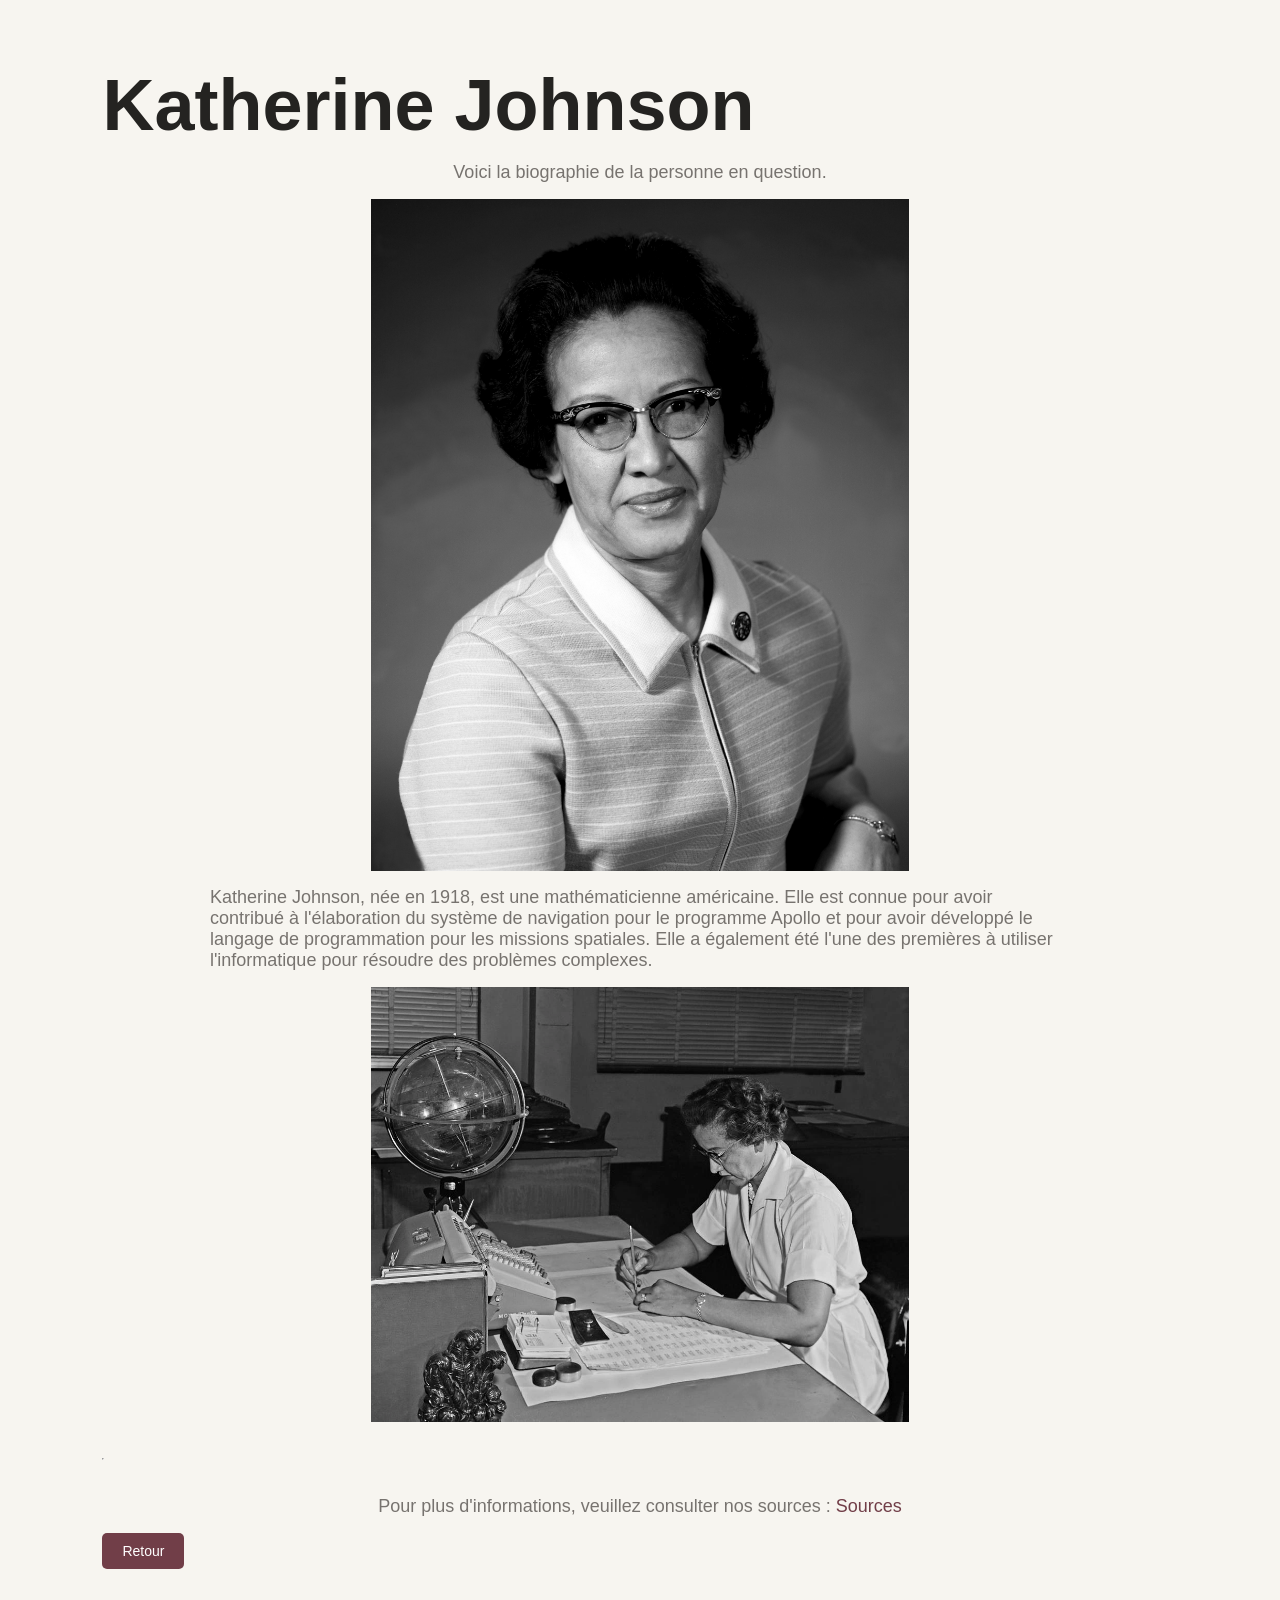
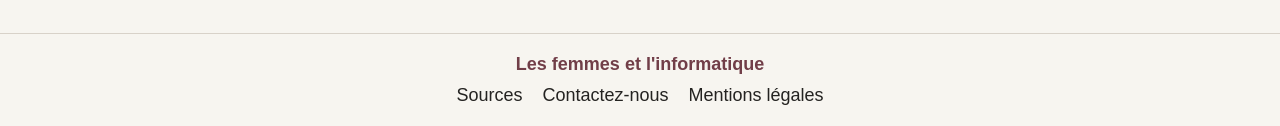
<file: assets/bio-pages/bio4.html>
<!DOCTYPE html>
<html lang="fr">
<head>
    <meta charset="UTF-8">
    <meta name="viewport" content="width=device-width, initial-scale=1.0">
    <title>Les femmes et l'informatique | Biographie</title>
    <link rel="stylesheet" href="../css/style.css">
    <script src="../js/script.js" defer></script>
</head>
<body>
    <header>
        <div id="burger-menu">
            <h2>Biographie</h2>
            <button id="burgerBtn"><img src="../img/menu-burger-icon.svg" alt="burger-menu-icon" title="Icone Navigation" class="burger"></button>
        </div>
        <nav class="popupMenu" id="popupMenu">
            <ul>
                <li><a href="../../index.html">Accueil</a></li>
                <li><a href="../../archive.html">Archives</a></li>
                <li><a href="../../contact.html">Contactez-nous</a></li>
                <li><a href="../../mentions.html">Mentions légales</a></li>
            </ul>
        </nav>
    </header>
    <main id="main-bio">
        <div class="main-container-bio">
            <h1>Katherine Johnson</h1>
            <p>Voici la biographie de la personne en question.</p>
            <img src="../img/femme4.webp" alt="Photo de la personne" title="Photo de la personne">
            <p>Katherine Johnson, née en 1918, est une mathématicienne américaine. Elle est connue pour avoir contribué à l'élaboration du système de navigation pour le programme Apollo et pour avoir développé le langage de programmation pour les missions spatiales. Elle a également été l'une des premières à utiliser l'informatique pour résoudre des problèmes complexes.</p>
            <img src="../img/katherine-johnson.webp" alt="Photo de son travail" title="Photo de son travail">
            <hr>
            <p>Pour plus d'informations, veuillez consulter nos sources : <a href="../../source.html">Sources</a></p>
            <a href="../../archive.html" id="back-button">Retour</a>
        </div>
    </main>
    <footer>
        <p>Les femmes et l'informatique</p>
        <ul>
            <li><a href="../../source.html">Sources</a></li>
            <li><a href="../../contact.html">Contactez-nous</a></li>
            <li><a href="../../mentions.html">Mentions légales</a></li>
        </ul>
    </footer>
</body>
</html>
</file>
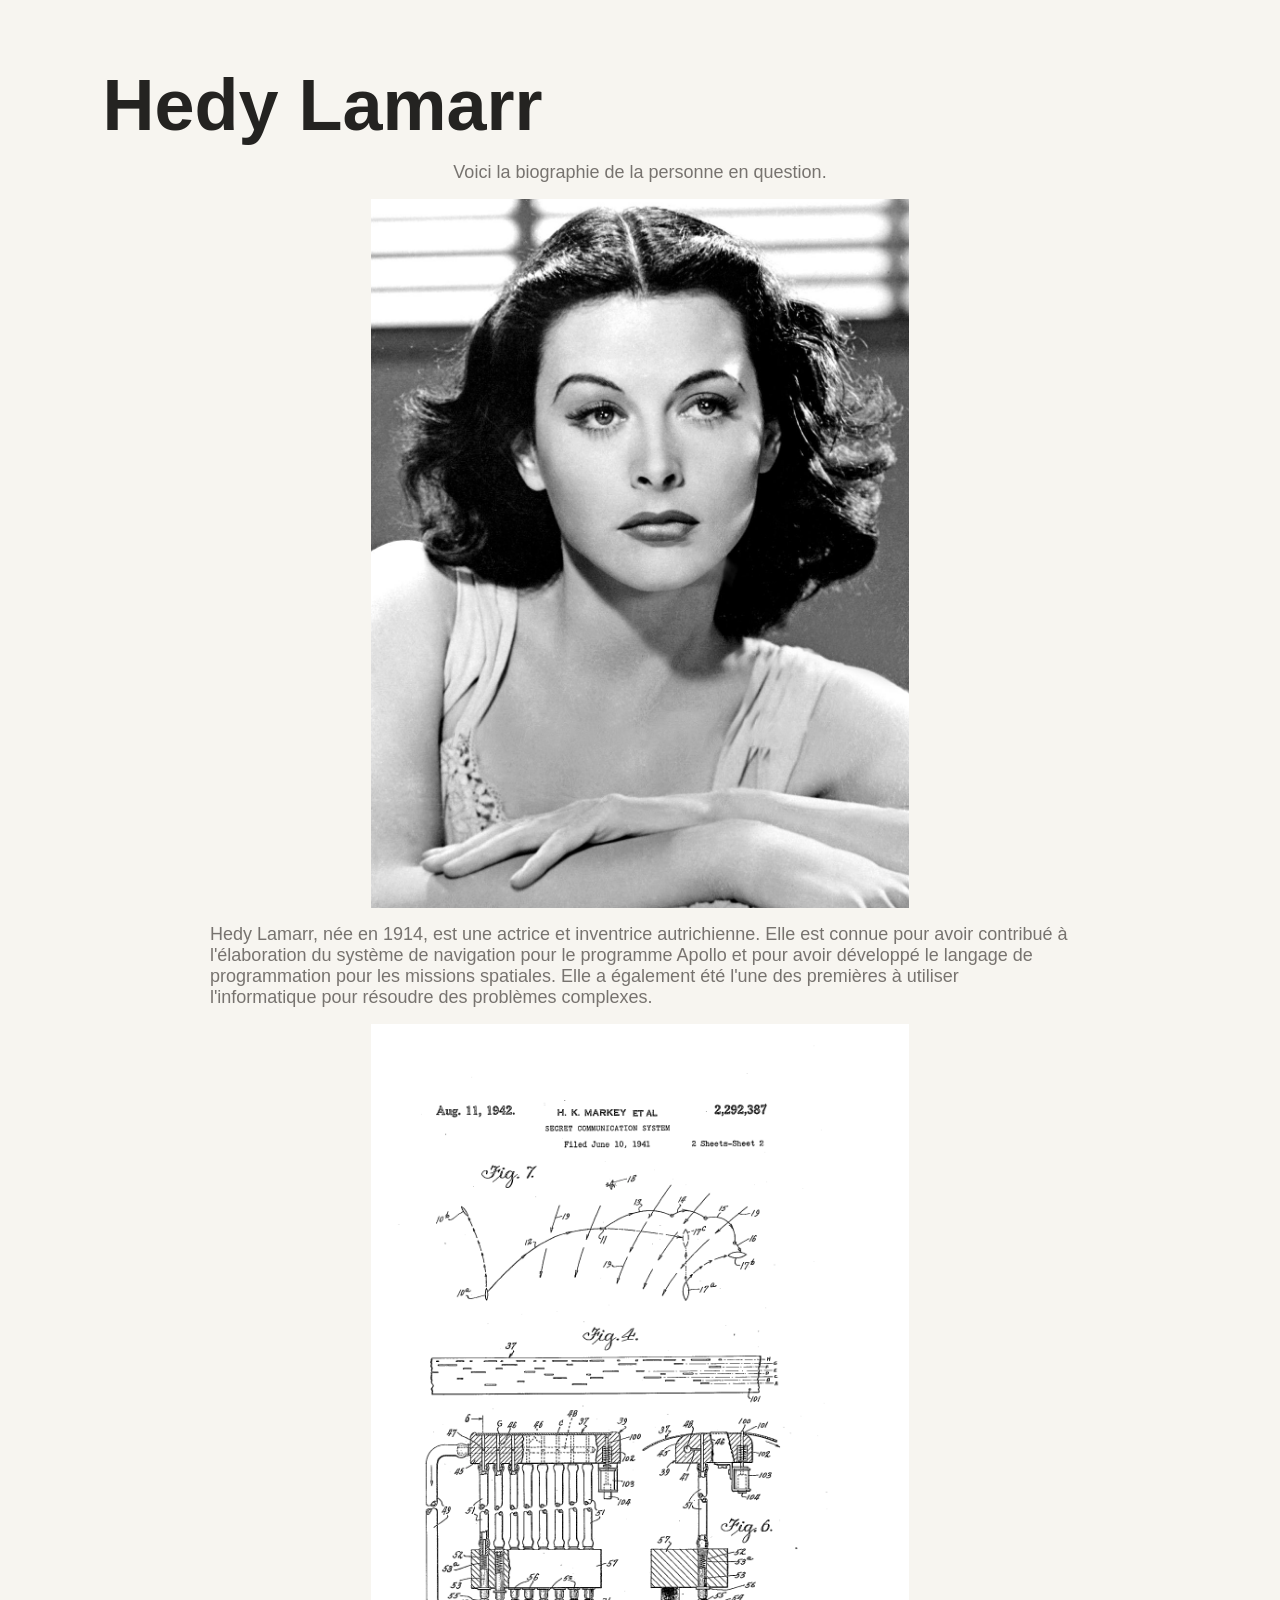
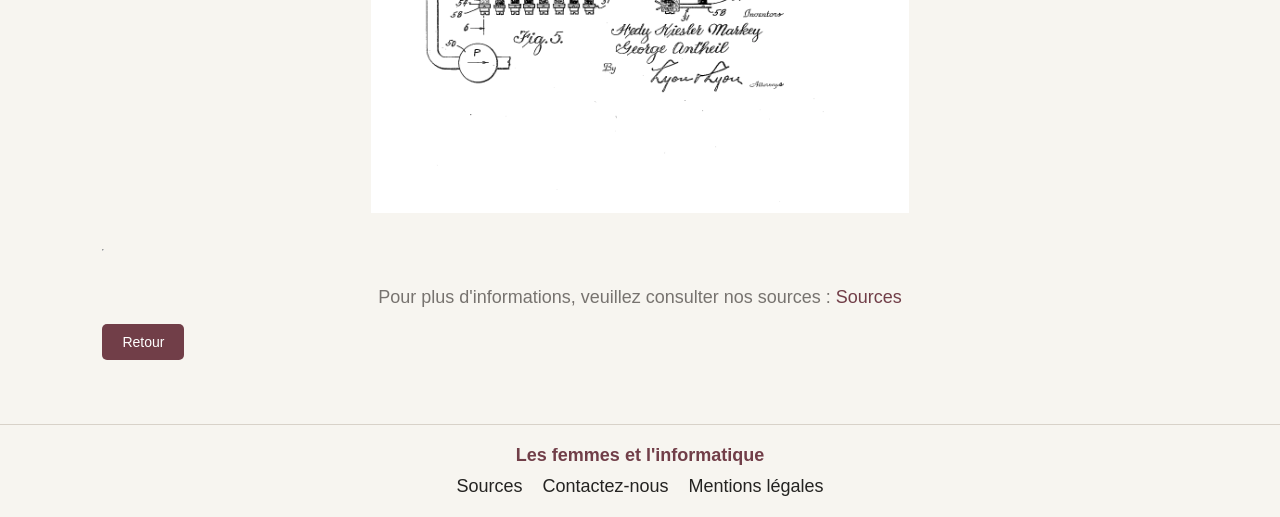
<file: assets/bio-pages/bio5.html>
<!DOCTYPE html>
<html lang="fr">
<head>
    <meta charset="UTF-8">
    <meta name="viewport" content="width=device-width, initial-scale=1.0">
    <title>Les femmes et l'informatique | Biographie</title>
    <link rel="stylesheet" href="../css/style.css">
    <script src="../js/script.js" defer></script>
</head>
<body>
    <header>
        <div id="burger-menu">
            <h2>Biographie</h2>
            <button id="burgerBtn"><img src="../img/menu-burger-icon.svg" alt="burger-menu-icon" title="Icone Navigation" class="burger"></button>
        </div>
        <nav class="popupMenu" id="popupMenu">
            <ul>
                <li><a href="../../index.html">Accueil</a></li>
                <li><a href="../../archive.html">Archives</a></li>
                <li><a href="../../contact.html">Contactez-nous</a></li>
                <li><a href="../../mentions.html">Mentions légales</a></li>
            </ul>
        </nav>
    </header>
    <main id="main-bio">
        <div class="main-container-bio">
            <h1>Hedy Lamarr</h1>
            <p>Voici la biographie de la personne en question.</p>
            <img src="../img/femme5.webp" alt="Photo de la personne" title="Photo de la personne">
            <p>Hedy Lamarr, née en 1914, est une actrice et inventrice autrichienne. Elle est connue pour avoir contribué à l'élaboration du système de navigation pour le programme Apollo et pour avoir développé le langage de programmation pour les missions spatiales. Elle a également été l'une des premières à utiliser l'informatique pour résoudre des problèmes complexes.</p>
            <img src="../img/hedy-lamarr.webp" alt="Photo de son travail" title="Photo de son travail">
            <hr>
            <p>Pour plus d'informations, veuillez consulter nos sources : <a href="../../source.html">Sources</a></p>
            <a href="../../archive.html" id="back-button">Retour</a>
        </div>
    </main>
    <footer>
        <p>Les femmes et l'informatique</p>
        <ul>
            <li><a href="../../source.html">Sources</a></li>
            <li><a href="../../contact.html">Contactez-nous</a></li>
            <li><a href="../../mentions.html">Mentions légales</a></li>
        </ul>
    </footer>
</body>
</html>
</file>
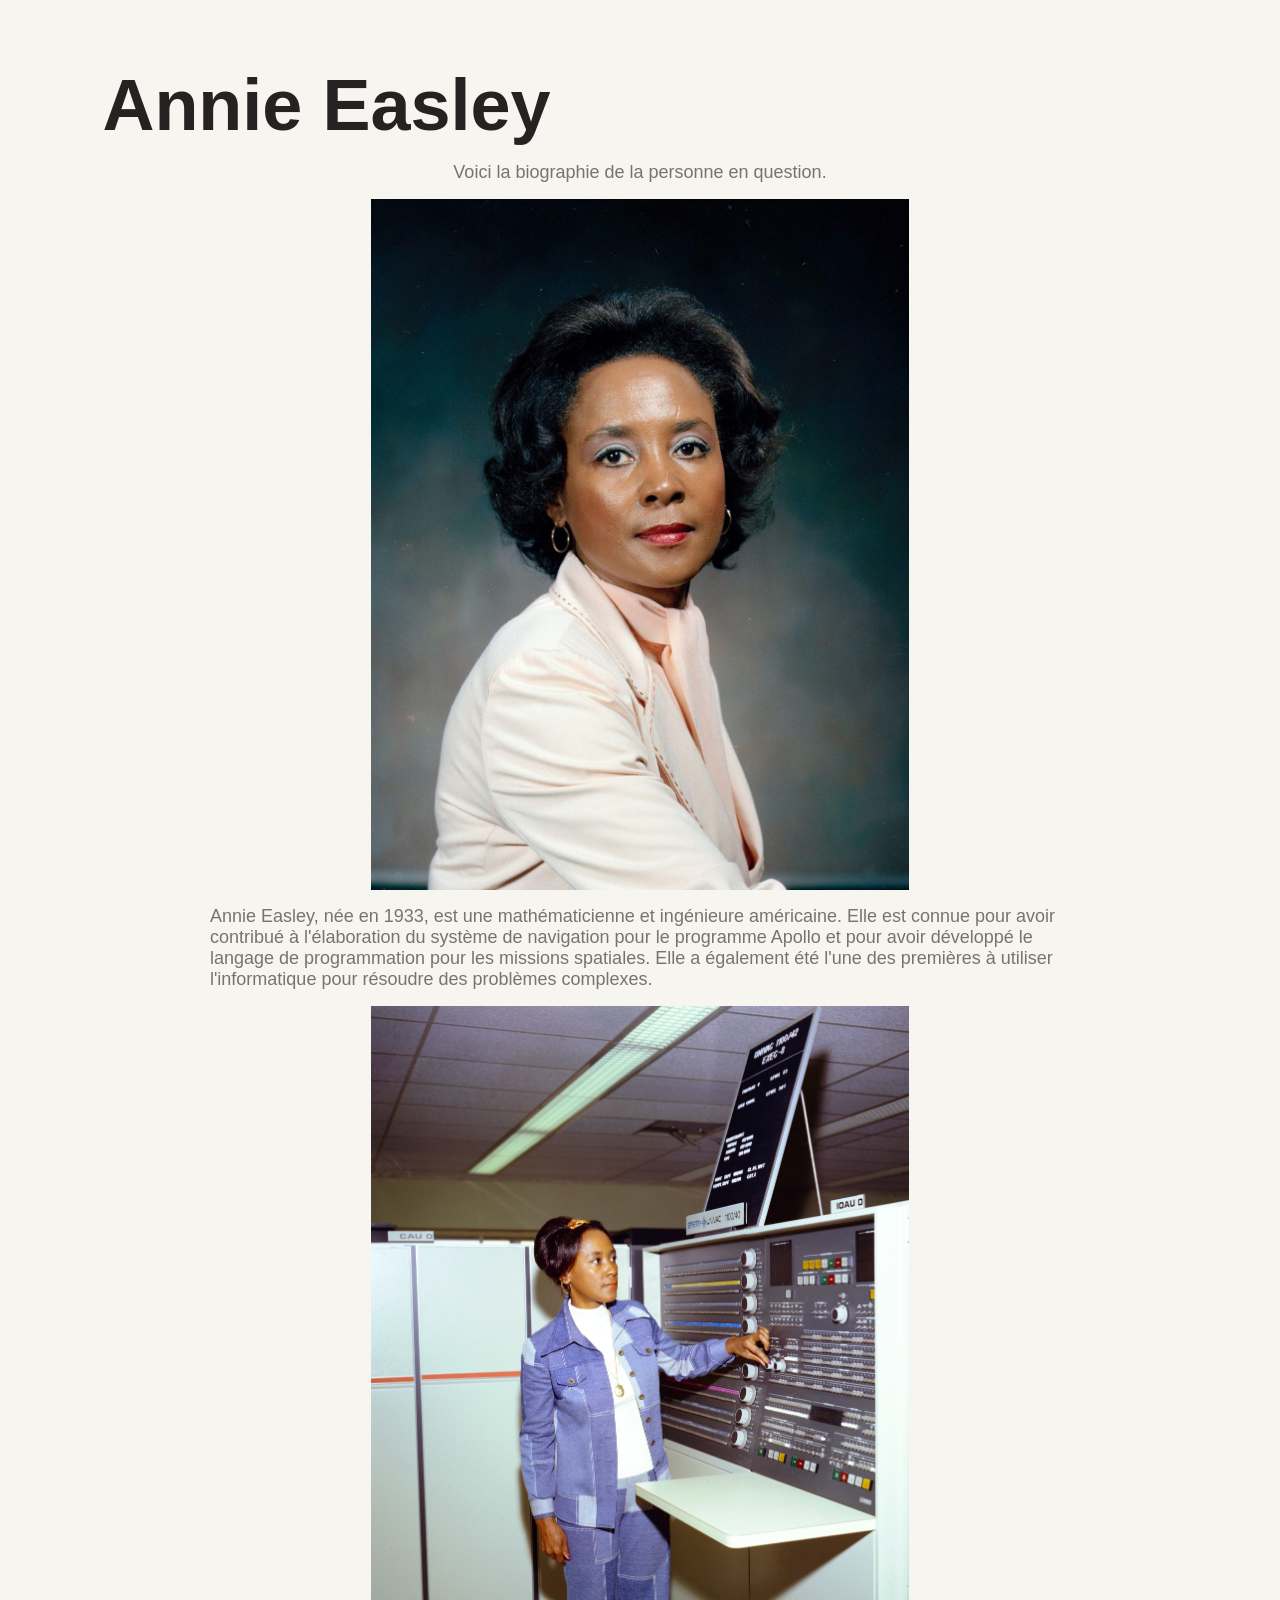
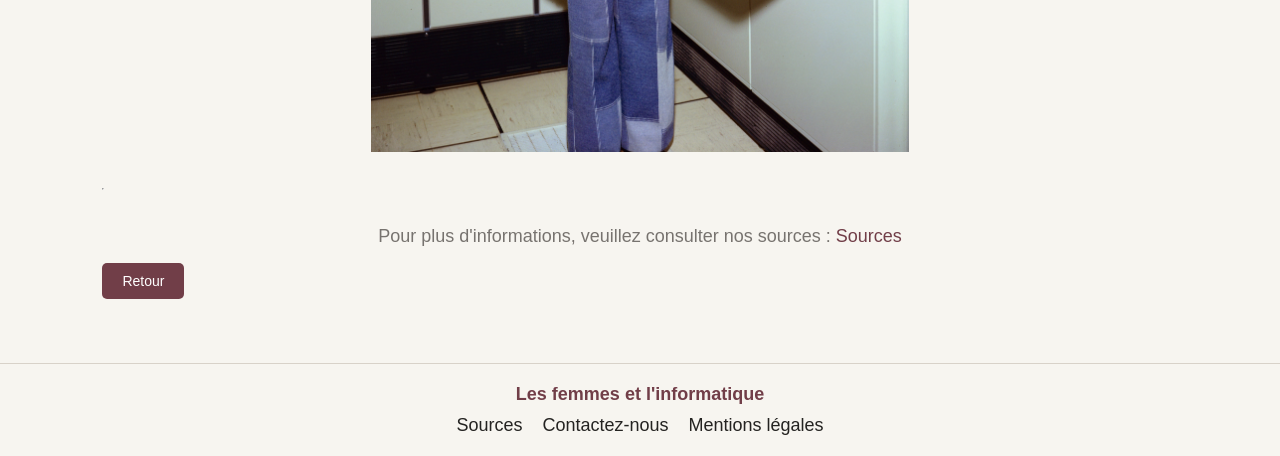
<file: assets/bio-pages/bio6.html>
<!DOCTYPE html>
<html lang="fr">
<head>
    <meta charset="UTF-8">
    <meta name="viewport" content="width=device-width, initial-scale=1.0">
    <title>Les femmes et l'informatique | Biographie</title>
    <link rel="stylesheet" href="../css/style.css">
    <script src="../js/script.js" defer></script>
</head>
<body>
    <header>
        <div id="burger-menu">
            <h2>Biographie</h2>
            <button id="burgerBtn"><img src="../img/menu-burger-icon.svg" alt="burger-menu-icon" title="Icone Navigation" class="burger"></button>
        </div>
        <nav class="popupMenu" id="popupMenu">
            <ul>
                <li><a href="../../index.html">Accueil</a></li>
                <li><a href="../../archive.html">Archives</a></li>
                <li><a href="../../contact.html">Contactez-nous</a></li>
                <li><a href="../../mentions.html">Mentions légales</a></li>
            </ul>
        </nav>
    </header>
    <main id="main-bio">
        <div class="main-container-bio">
            <h1>Annie Easley</h1>
            <p>Voici la biographie de la personne en question.</p>
            <img src="../img/femme6.webp" alt="Photo de la personne" title="Photo de la personne">
            <p>Annie Easley, née en 1933, est une mathématicienne et ingénieure américaine. Elle est connue pour avoir contribué à l'élaboration du système de navigation pour le programme Apollo et pour avoir développé le langage de programmation pour les missions spatiales. Elle a également été l'une des premières à utiliser l'informatique pour résoudre des problèmes complexes.</p>
            <img src="../img/annie-easley.webp" alt="Photo de son travail" title="Photo de son travail">
            <hr>
            <p>Pour plus d'informations, veuillez consulter nos sources : <a href="../../source.html">Sources</a></p>
            <a href="../../archive.html" id="back-button">Retour</a>
        </div>
    </main>
    <footer>
        <p>Les femmes et l'informatique</p>
        <ul>
            <li><a href="../../source.html">Sources</a></li>
            <li><a href="../../contact.html">Contactez-nous</a></li>
            <li><a href="../../mentions.html">Mentions légales</a></li>
        </ul>
    </footer>
</body>
</html>
</file>
<file: assets/css/style.css>
* {
    margin: 0;
    padding: 0;
    box-sizing: border-box;
}

:root {
    /* Backgrounds */
    --mainBackground: #F7F5F0;
    --cardBackground: #E9E4DB;
    --formBackground: #ffffff;
    
    /* Text */
    --titleAndtext : #242321;
    --secondaryText : #77736F;

    /* Buttons */
    --buttonBackground: #713E48;

    /* Separator */
    --separator: #D8D2C9;

    /* Typographie */
    --font-primary: "Inter", sans-serif;
}

body {
    background-color: var(--mainBackground);
    min-height: 100vh;
    display: flex;
    flex-direction: column;
}

/* Typographie globale : styles mobiles */
body {
    font-family: var(--font-primary);
}

h1, h2 {
    font-weight: 700;
    color: var(--titleAndtext);
}

h1 {
    font-size: 42px;
}

h2 {
    font-size: 30px;
}

p {
    font-size: 15px;
}

a {
    font-size: 14px;
}

/* Header */
header {
    position: sticky; /*Permets de garder le header en haut de la page quand on scroll*/
    top: 0;
    width: 100%;
    z-index: 1001;
    background-color: var(--mainBackground);
}

header button {
    background-color: transparent;
    border: none;
    width: 10%;
}

header button img {
    display: block;
    width: 80%;
}

/* Section avec accueil et l'icone du menu burger */
#burger-menu {
    display: flex;
    justify-content: space-between;
    align-items: center;
    color: var(--buttonBackground); /* Couleur du texte du header */
    padding: 5% 8%;
    background-color: var(--mainBackground);
    position: relative;
    z-index: 1001; /* Permet de garder le header au-dessus du menu popup */
    border-bottom: 1px solid var(--separator);
}

/* Menu popup qui s'affiche au clic sur le bouton BurgerMenu grâce au JavaScript */
.popupMenu {
    position: fixed;
    inset: 0;
    width: 100%;
    height: 100vh;
    height: 100dvh;
    background-color: var(--mainBackground);
    z-index: 1000;
    display: flex;
    justify-content: center;
    align-items: center;
    opacity: 0;
    visibility: hidden;
    transition: opacity 300ms ease-in-out;
}

.popupMenu.open {
    opacity: 1;
    visibility: visible;
}

.popupMenu ul {
    display: flex;
    flex-direction: column;
    align-items: center;
    gap: 1.5em;
    padding: 0;
    margin: 0;
    list-style: none;
}

.popupMenu li a {
    font-size: 1.5em;
    color: var(--titleAndtext);
    text-decoration: none;
}

.popupMenu li a.active {
    color: var(--buttonBackground);
}

main {
    padding: 5% 8%;
    flex: 1;
}

.main-container-index {
    display: flex;
    flex-direction: column;
    align-items: flex-start;
    justify-content: center;
    gap: 1em;
}


.main-container-index h1 {
    font-weight: 700;
    color: var(--titleAndtext);
}

.main-container-index p {
    font-weight: 400;
    color: var(--secondaryText);
}

.main-container-index a {
    font-weight: 400;
    color: var(--formBackground);
    text-decoration: none;
    background-color: var(--buttonBackground);
    padding: 10px 20px;
    border-radius: 5px;
    width: fit-content;
}

figure img {
    width: 100%;
    max-width: 600px;
    height: auto;
    margin-top: 20px;
    border-radius: 10px;
    box-shadow: 0 8px 10px rgba(0, 0, 0, 0.5);
}

figure  {
    margin-top: 20px;
    display: flex;
    flex-direction: column;
    align-items: center;
    gap: 0.5em;
}

figcaption {
    font-family: var(--font-primary);
    font-size: 12px;
    font-weight: 400;
    color: var(--secondaryText);
}

hr {
    color: var(--separator);
    margin: 20px 0;
}

.second-container-index {
    display: flex;
    flex-direction: column;
    align-items: flex-start;
    justify-content: center;
    gap: 1em;
}


.second-container-index h1 {
    font-weight: 700;
    color: var(--titleAndtext);
}

.second-container-index p {
    font-weight: 400;
    color: var(--secondaryText);
}

footer {
    background-color: var(--mainBackground);
    padding: 20px 8%;
    border-top: 1px solid var(--separator);
    display: flex;
    flex-direction: column;
    align-items: center;
    margin-top: 0;
}

footer p {
    font-weight: 600;
    color: var(--buttonBackground);
    margin-bottom: 10px;
}

footer ul {
    list-style: none;
    display: flex;
    gap: 20px;
    padding: 0;
    margin: 0;
}

footer ul li a {
    font-weight: 400;
    color: var(--titleAndtext);
    text-decoration: none;
}

#main-archive {
    display: flex;
    flex-direction: column;
    align-items: flex-start;
    justify-content: center;
    gap: 4em;
}

#main-archive .main-container {
    text-align: left;
}

.second-container-archive {
    display: flex;
    flex-direction: column;
    align-items: flex-start;
    justify-content: center;
    gap: 3em;
}

.archive-card {
    display: flex;
    flex-direction: column;
    background-color: var(--cardBackground);
    border-radius: 10px;
    height: auto;
    overflow: hidden; /* Permet de cacher les parties de l'image qui dépassent de la card */
}

.archive-card > a {
    width: 100%;
}

.archive-card img {
    display: block;
    width: 100%;
    height: auto;
    border-radius: 10px 10px 0 0;
}

.archive-card-content {
    padding: 20px;
    display: flex;
    flex-direction: column;
    justify-content: space-between;
    gap: 0.5em;
}

.archive-card-content h2 {
    font-weight: 700;
    color: var(--titleAndtext);
}

.archive-card-content p {
    font-weight: 400;
    color: var(--buttonBackground);
}

.archive-card-content a {
    font-weight: 400;
    color: var(--formBackground);
    text-decoration: none;
    background-color: var(--buttonBackground);
    padding: 10px 20px;
    border-radius: 5px;
    width: fit-content;
    align-self: flex-start;
}

#main-contact {
    display: flex;
    flex-direction: column;
    align-items: center;
    justify-content: center;
    gap: 4em;
}

.second-container-contact fieldset {
    border: none;
    padding: 0;
    margin: 0;
}

.second-container-contact label {
    font-family: var(--font-primary);
    font-size: 14px;
    font-weight: 600;
    color: var(--titleAndtext);
    display: block;
    margin-bottom: 5px;
}

.second-container-contact input, .second-container-contact textarea {
    font-family: var(--font-primary);
    font-size: 14px;
    font-weight: 400;
    color: var(--titleAndtext);
    width: 100%;
    padding: 10px;
    border: 1px solid var(--separator);
    border-radius: 5px;
    margin-bottom: 15px;
}

.second-container-contact button[type="submit"] {
    font-family: var(--font-primary);
    font-size: 14px;
    font-weight: 400;
    color: var(--formBackground);
    text-decoration: none;
    background-color: var(--buttonBackground);
    padding: 10px 20px;
    border-radius: 5px;
    width: fit-content;
    border: none;
    align-self: flex-end;
}

#main-source {
    display: flex;
    flex-direction: column;
    align-items: flex-start;
    justify-content: center;
    gap: 4em;
}

.main-container-source {
    display: flex;
    flex-direction: column;
    align-items: flex-start;
    justify-content: center;
    gap: 1em;
}

.main-container-source h1 {
    font-weight: 700;
    color: var(--titleAndtext);
}

.main-container-source p {
    font-weight: 400;
    color: var(--secondaryText);
}

.main-container-source ul {
    list-style: none;
    padding: 0;
}

.main-container-source ul li {
    font-family: var(--font-primary);
    font-size: 14px;
    font-weight: 400;
    color: var(--titleAndtext);
    margin-bottom: 10px;
}

.main-container-source ul li a {
    color: var(--buttonBackground);
    text-decoration: none;
}

#main-mentions {
    display: flex;
    flex-direction: column;
    align-items: flex-start;
    justify-content: center;
    gap: 4em;
}

.main-container-mentions {
    display: flex;
    flex-direction: column;
    align-items: flex-start;
    justify-content: center;
    gap: 1em;
}

.main-container-mentions h1 {
    font-weight: 700;
    color: var(--titleAndtext);
}

.main-container-mentions p {
    font-weight: 400;
    color: var(--secondaryText);
}

.main-container-mentions a {
    color: var(--buttonBackground);
    text-decoration: none;
}

#main-bio {
    display: flex;
    flex-direction: column;
    align-items: flex-start;
    justify-content: center;
    gap: 4em;
}

.main-container-bio {
    display: flex;
    flex-direction: column;
    align-items: flex-start;
    justify-content: center;
    gap: 1em;
}

.main-container-bio img {
    width: 30%;
    object-fit: cover;
}

.main-container-bio h1 {
    font-weight: 700;
    color: var(--titleAndtext);
}

.main-container-bio p {
    font-weight: 400;
    color: var(--secondaryText);
    padding-right: 20%;
}

.main-container-bio a {
    color: var(--buttonBackground);
    text-decoration: none;
}

#back-button {
    font-family: var(--font-primary);
    font-size: 14px;
    font-weight: 400;
    color: var(--formBackground);
    text-decoration: none;
    padding: 10px 20px;
    border-radius: 5px;
    background-color: var(--buttonBackground);
    width: fit-content;
}

.navbar {
    display: none;
}


@media screen and (min-width: 768px) {
    /* Typographie desktop */
    h1 {
        font-size: 72px;
    }
    
    h2 {
        font-size: 42px;
    }

    p, a {
        font-size: 18px;
    }

    .navbar {
        display: flex;
        justify-content: flex-end;
        align-items: center;
        background-color: var(--mainBackground);
        padding: 2% 8%;
        border-bottom: 2px solid var(--separator);
    }

    .navbar ul {
        display: flex;
        gap: 20px;
        padding: 0;
        margin: 0;
        list-style: none;
    }

    .navbar ul li a {
        font-weight: 400;
        color: var(--titleAndtext);
        text-decoration: none;
    }

    .navbar ul li a.active {
        color: var(--buttonBackground);
    }

    #burger-menu {
        display: none;
    }

    main {
        padding: 5% 8%;
        display: grid;
        grid-template-columns: repeat(2, 1fr);
        grid-template-rows: repeat(3, auto);
        align-items: center;
        gap: 5em;
    }

    .main-container-index {
        grid-column: 1 / 2;
        grid-row: 1 / 2;
    }

    figure {
        grid-column: 2 / 3;
        grid-row: 1 / 2;
        align-self: right;
    }

    hr {
        grid-column: 1 / 3;
        grid-row: 2 / 3;
    }

    .second-container-index {
        grid-column: 1 / 2;
        grid-row: 3 / 4;
    }

    #second-img-index {
        display: block;
        grid-column: 2 / 3;
        grid-row: 3 / 4;
        align-self: right;
    }

    #main-archive {
        display: flex;
        flex-direction: column;
        align-items: flex-start;
        justify-content: center;
        gap: 4em;
    }

    .second-container-archive {
        display: flex;
        flex-direction: row;
        flex-wrap: wrap;
    }

    .archive-card {
        width: 30%;
    }

    .archive-card img {
        max-height: 250px;
        object-fit: cover;
    }

    .second-container-contact {
        display: flex;
        flex-direction: column;
        width: min(100%, 700px);
        margin: 0 auto;
    }

    #main-contact {
        grid-column: 1 / -1;
        align-items: center;
    }

    #main-contact .main-container {
        width: min(100%, 700px);
        text-align: left;
    }

    .second-container-contact form,
    .second-container-contact fieldset {
        width: 100%;
    }

    .main-container-mentions {
        padding-right: 20%;
    }

    #main-bio {
        display: flex;
        flex-direction: column;
        gap: 4em;
    }

    .main-container-bio img {
        width: 50%;
        object-fit: cover;
        align-self: center;
    }

    .main-container-bio p {
        align-self: center;
        padding: 0 10%;
    }

}
</file>
